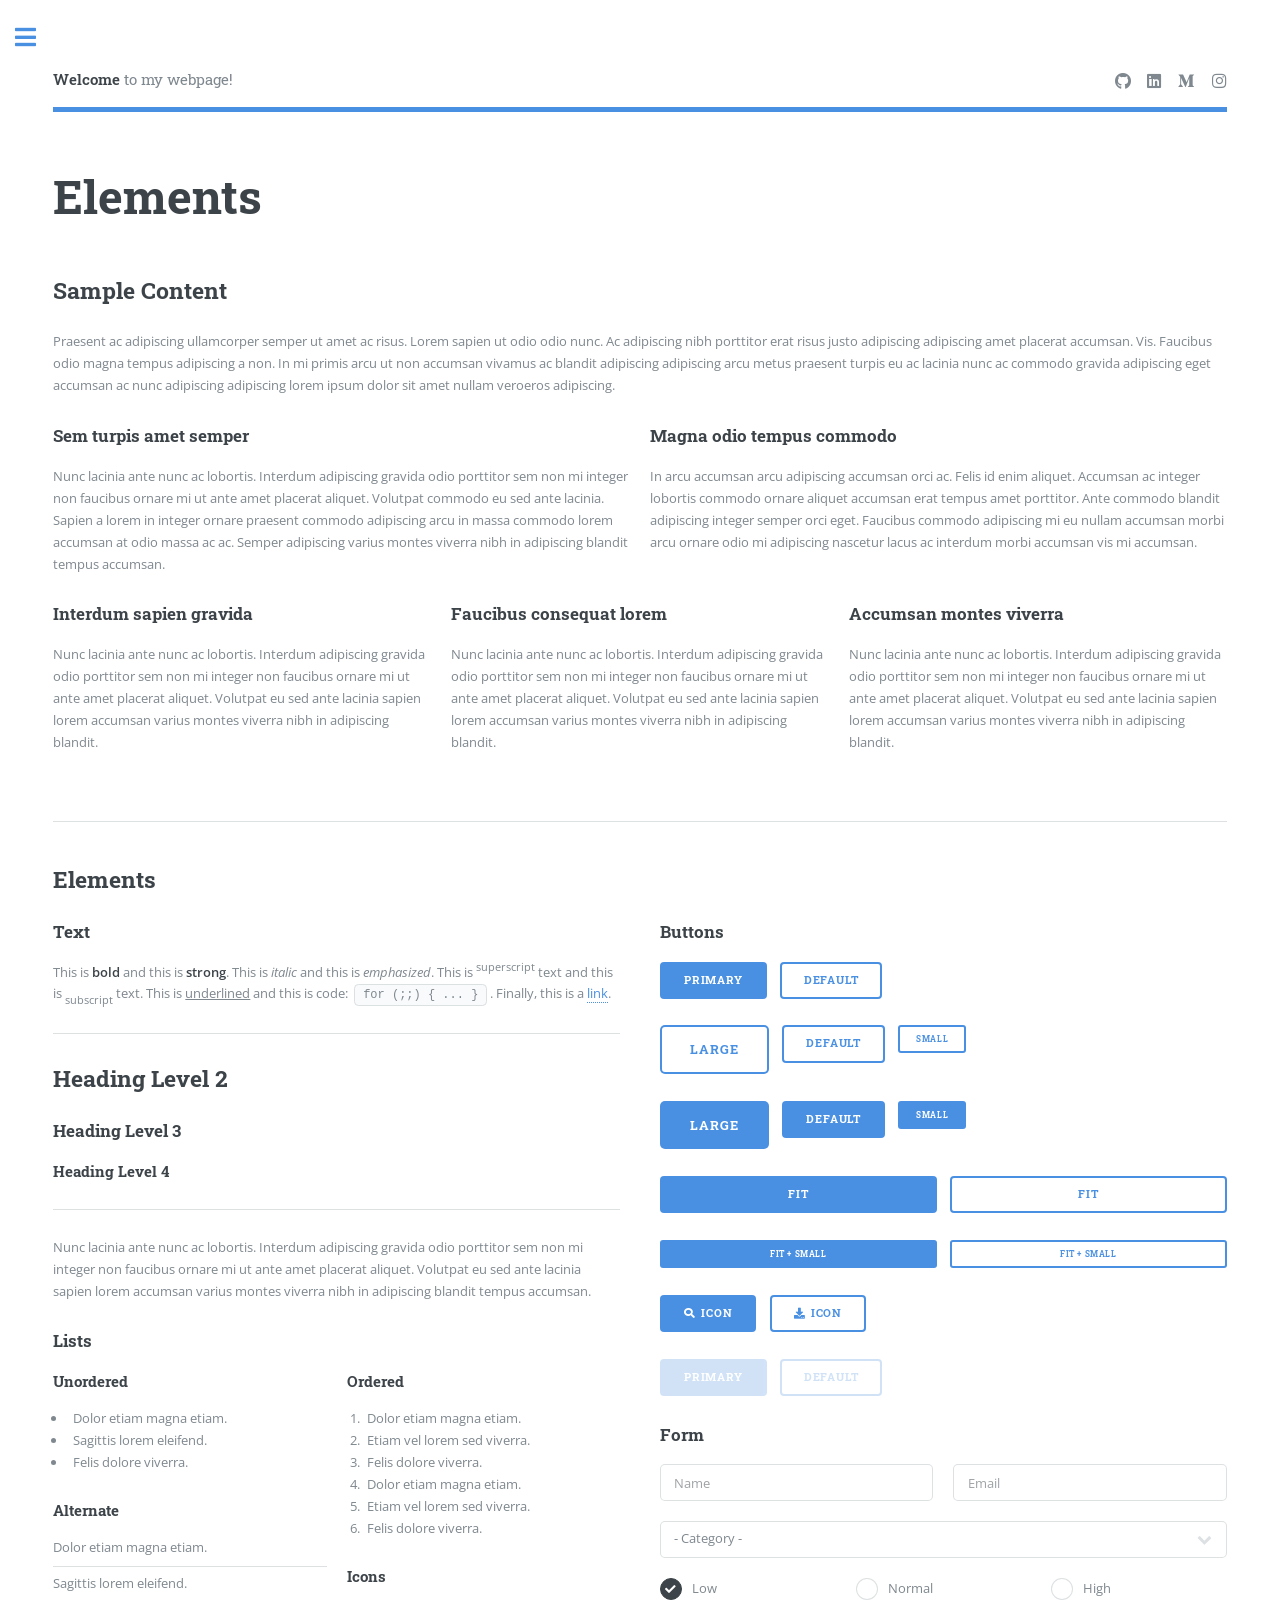
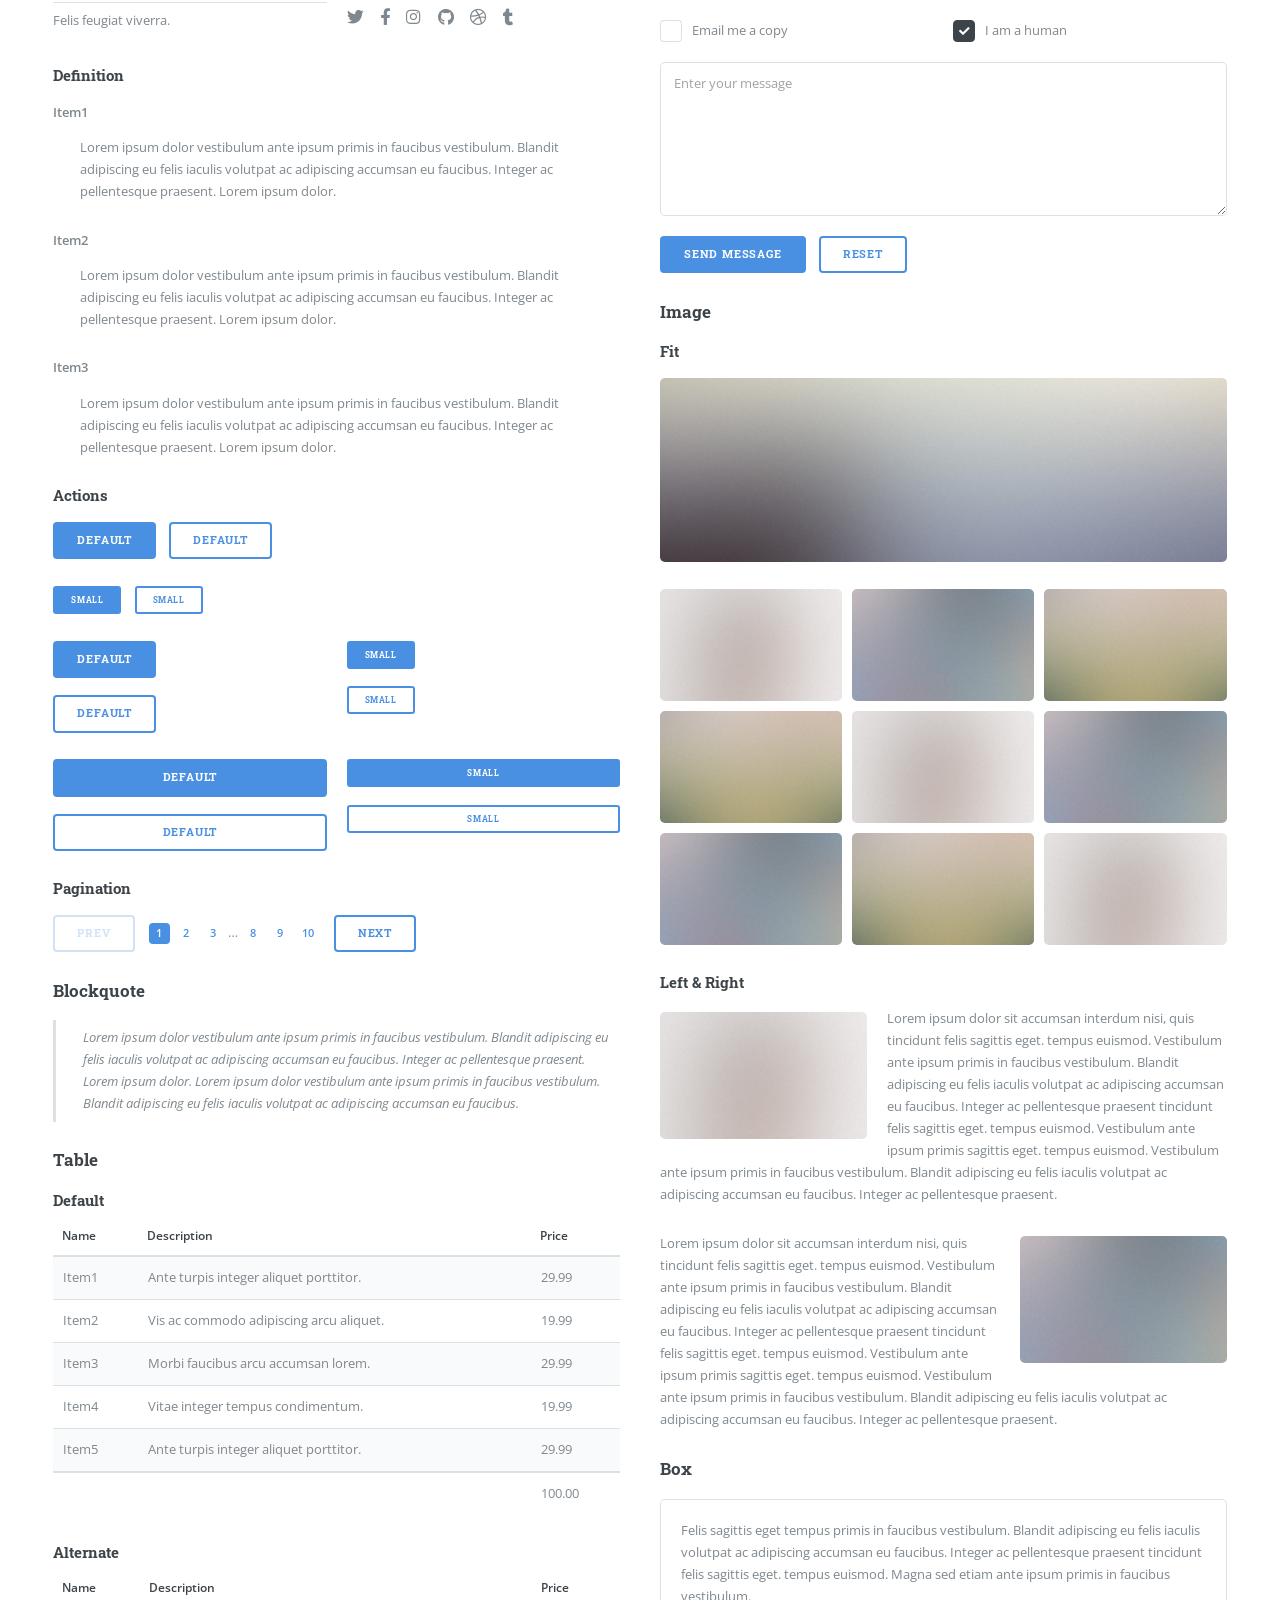
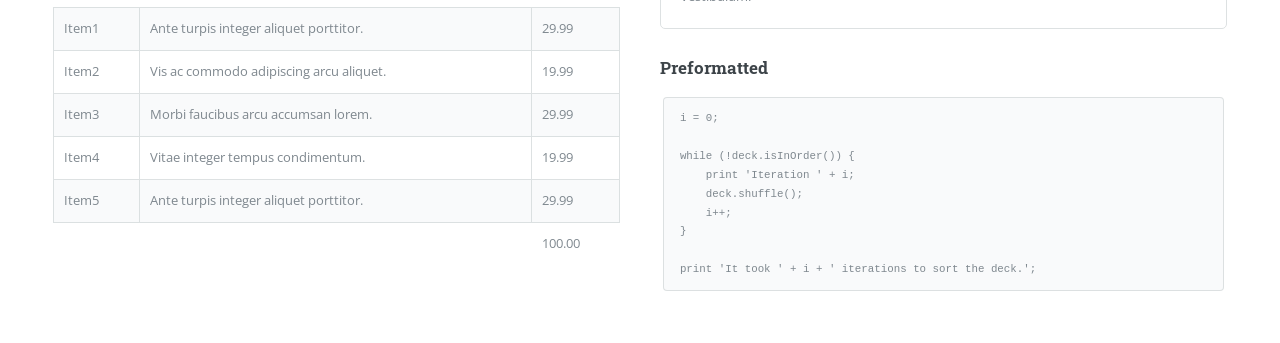
<file: _elements.html>
<!DOCTYPE HTML>
<!--
	Editorial by HTML5 UP
	html5up.net | @ajlkn
	Free for personal and commercial use under the CCA 3.0 license (html5up.net/license)
-->
<html>
	<head>
		<title>Professional Experience</title>
		<meta charset="utf-8" />
		<meta name="viewport" content="width=device-width, initial-scale=1, user-scalable=no" />
		<link rel="stylesheet" href="assets/css/main.css" />
	</head>
	<body class="is-preload">

		<!-- Wrapper -->
			<div id="wrapper">

				<!-- Main -->
					<div id="main">
						<div class="inner">

							<!-- Header -->
								<header id="header">
									<a href="index.html" class="logo"><strong>Welcome</strong> to my webpage!</a>
									<ul class="icons">
										<li><a href="https://github.com/bardhitoo" class="icon brands fa-github"><span class="label">GitHub</span></a></li>
										<li><a href="https://www.linkedin.com/in/bardhrushiti/" class="icon brands fa-linkedin"><span class="label">LinkedIn</span></a></li>
										<li><a href="https://bardhrushiti.medium.com/" class="icon brands fa-medium-m"><span class="label">Medium</span></a></li>
										<li><a href="https://instagram.com/bardhrushiti/" class="icon brands fa-instagram"><span class="label">Instagram</span></a></li>
									</ul>
								</header>

							<!-- Content -->
								<section>
									<header class="main">
										<h1>Elements</h1>
									</header>

									<!-- Content -->
										<h2 id="content">Sample Content</h2>
										<p>Praesent ac adipiscing ullamcorper semper ut amet ac risus. Lorem sapien ut odio odio nunc. Ac adipiscing nibh porttitor erat risus justo adipiscing adipiscing amet placerat accumsan. Vis. Faucibus odio magna tempus adipiscing a non. In mi primis arcu ut non accumsan vivamus ac blandit adipiscing adipiscing arcu metus praesent turpis eu ac lacinia nunc ac commodo gravida adipiscing eget accumsan ac nunc adipiscing adipiscing lorem ipsum dolor sit amet nullam veroeros adipiscing.</p>
										<div class="row">
											<div class="col-6 col-12-small">
												<h3>Sem turpis amet semper</h3>
												<p>Nunc lacinia ante nunc ac lobortis. Interdum adipiscing gravida odio porttitor sem non mi integer non faucibus ornare mi ut ante amet placerat aliquet. Volutpat commodo eu sed ante lacinia. Sapien a lorem in integer ornare praesent commodo adipiscing arcu in massa commodo lorem accumsan at odio massa ac ac. Semper adipiscing varius montes viverra nibh in adipiscing blandit tempus accumsan.</p>
											</div>
											<div class="col-6 col-12-small">
												<h3>Magna odio tempus commodo</h3>
												<p>In arcu accumsan arcu adipiscing accumsan orci ac. Felis id enim aliquet. Accumsan ac integer lobortis commodo ornare aliquet accumsan erat tempus amet porttitor. Ante commodo blandit adipiscing integer semper orci eget. Faucibus commodo adipiscing mi eu nullam accumsan morbi arcu ornare odio mi adipiscing nascetur lacus ac interdum morbi accumsan vis mi accumsan.</p>
											</div>
											<!-- Break -->
											<div class="col-4 col-12-medium">
												<h3>Interdum sapien gravida</h3>
												<p>Nunc lacinia ante nunc ac lobortis. Interdum adipiscing gravida odio porttitor sem non mi integer non faucibus ornare mi ut ante amet placerat aliquet. Volutpat eu sed ante lacinia sapien lorem accumsan varius montes viverra nibh in adipiscing blandit.</p>
											</div>
											<div class="col-4 col-12-medium">
												<h3>Faucibus consequat lorem</h3>
												<p>Nunc lacinia ante nunc ac lobortis. Interdum adipiscing gravida odio porttitor sem non mi integer non faucibus ornare mi ut ante amet placerat aliquet. Volutpat eu sed ante lacinia sapien lorem accumsan varius montes viverra nibh in adipiscing blandit.</p>
											</div>
											<div class="col-4 col-12-medium">
												<h3>Accumsan montes viverra</h3>
												<p>Nunc lacinia ante nunc ac lobortis. Interdum adipiscing gravida odio porttitor sem non mi integer non faucibus ornare mi ut ante amet placerat aliquet. Volutpat eu sed ante lacinia sapien lorem accumsan varius montes viverra nibh in adipiscing blandit.</p>
											</div>
										</div>

									<hr class="major" />

									<!-- Elements -->
										<h2 id="elements">Elements</h2>
										<div class="row gtr-200">
											<div class="col-6 col-12-medium">

												<!-- Text stuff -->
													<h3>Text</h3>
													<p>This is <b>bold</b> and this is <strong>strong</strong>. This is <i>italic</i> and this is <em>emphasized</em>.
													This is <sup>superscript</sup> text and this is <sub>subscript</sub> text.
													This is <u>underlined</u> and this is code: <code>for (;;) { ... }</code>.
													Finally, this is a <a href="#">link</a>.</p>
													<hr />
													<h2>Heading Level 2</h2>
													<h3>Heading Level 3</h3>
													<h4>Heading Level 4</h4>
													<hr />
													<p>Nunc lacinia ante nunc ac lobortis. Interdum adipiscing gravida odio porttitor sem non mi integer non faucibus ornare mi ut ante amet placerat aliquet. Volutpat eu sed ante lacinia sapien lorem accumsan varius montes viverra nibh in adipiscing blandit tempus accumsan.</p>

												<!-- Lists -->
													<h3>Lists</h3>
													<div class="row">
														<div class="col-6 col-12-small">

															<h4>Unordered</h4>
															<ul>
																<li>Dolor etiam magna etiam.</li>
																<li>Sagittis lorem eleifend.</li>
																<li>Felis dolore viverra.</li>
															</ul>

															<h4>Alternate</h4>
															<ul class="alt">
																<li>Dolor etiam magna etiam.</li>
																<li>Sagittis lorem eleifend.</li>
																<li>Felis feugiat viverra.</li>
															</ul>

														</div>
														<div class="col-6 col-12-small">

															<h4>Ordered</h4>
															<ol>
																<li>Dolor etiam magna etiam.</li>
																<li>Etiam vel lorem sed viverra.</li>
																<li>Felis dolore viverra.</li>
																<li>Dolor etiam magna etiam.</li>
																<li>Etiam vel lorem sed viverra.</li>
																<li>Felis dolore viverra.</li>
															</ol>

															<h4>Icons</h4>
															<ul class="icons">
																<li><a href="#" class="icon brands fa-twitter"><span class="label">Twitter</span></a></li>
																<li><a href="#" class="icon brands fa-facebook-f"><span class="label">Facebook</span></a></li>
																<li><a href="#" class="icon brands fa-instagram"><span class="label">Instagram</span></a></li>
																<li><a href="#" class="icon brands fa-github"><span class="label">Github</span></a></li>
																<li><a href="#" class="icon brands fa-dribbble"><span class="label">Dribbble</span></a></li>
																<li><a href="#" class="icon brands fa-tumblr"><span class="label">Tumblr</span></a></li>
															</ul>

														</div>
													</div>
													<h4>Definition</h4>
													<dl>
														<dt>Item1</dt>
														<dd>
															<p>Lorem ipsum dolor vestibulum ante ipsum primis in faucibus vestibulum. Blandit adipiscing eu felis iaculis volutpat ac adipiscing accumsan eu faucibus. Integer ac pellentesque praesent. Lorem ipsum dolor.</p>
														</dd>
														<dt>Item2</dt>
														<dd>
															<p>Lorem ipsum dolor vestibulum ante ipsum primis in faucibus vestibulum. Blandit adipiscing eu felis iaculis volutpat ac adipiscing accumsan eu faucibus. Integer ac pellentesque praesent. Lorem ipsum dolor.</p>
														</dd>
														<dt>Item3</dt>
														<dd>
															<p>Lorem ipsum dolor vestibulum ante ipsum primis in faucibus vestibulum. Blandit adipiscing eu felis iaculis volutpat ac adipiscing accumsan eu faucibus. Integer ac pellentesque praesent. Lorem ipsum dolor.</p>
														</dd>
													</dl>

													<h4>Actions</h4>
													<ul class="actions">
														<li><a href="#" class="button primary">Default</a></li>
														<li><a href="#" class="button">Default</a></li>
													</ul>
													<ul class="actions small">
														<li><a href="#" class="button primary small">Small</a></li>
														<li><a href="#" class="button small">Small</a></li>
													</ul>
													<div class="row">
														<div class="col-6 col-12-small">
															<ul class="actions stacked">
																<li><a href="#" class="button primary">Default</a></li>
																<li><a href="#" class="button">Default</a></li>
															</ul>
														</div>
														<div class="col-6 col-12-small">
															<ul class="actions stacked">
																<li><a href="#" class="button primary small">Small</a></li>
																<li><a href="#" class="button small">Small</a></li>
															</ul>
														</div>
														<div class="col-6 col-12-small">
															<ul class="actions stacked">
																<li><a href="#" class="button primary fit">Default</a></li>
																<li><a href="#" class="button fit">Default</a></li>
															</ul>
														</div>
														<div class="col-6 col-12-small">
															<ul class="actions stacked">
																<li><a href="#" class="button primary small fit">Small</a></li>
																<li><a href="#" class="button small fit">Small</a></li>
															</ul>
														</div>
													</div>

													<h4>Pagination</h4>
													<ul class="pagination">
														<li><span class="button disabled">Prev</span></li>
														<li><a href="#" class="page active">1</a></li>
														<li><a href="#" class="page">2</a></li>
														<li><a href="#" class="page">3</a></li>
														<li><span>&hellip;</span></li>
														<li><a href="#" class="page">8</a></li>
														<li><a href="#" class="page">9</a></li>
														<li><a href="#" class="page">10</a></li>
														<li><a href="#" class="button">Next</a></li>
													</ul>

												<!-- Blockquote -->
													<h3>Blockquote</h3>
													<blockquote>Lorem ipsum dolor vestibulum ante ipsum primis in faucibus vestibulum. Blandit adipiscing eu felis iaculis volutpat ac adipiscing accumsan eu faucibus. Integer ac pellentesque praesent. Lorem ipsum dolor. Lorem ipsum dolor vestibulum ante ipsum primis in faucibus vestibulum. Blandit adipiscing eu felis iaculis volutpat ac adipiscing accumsan eu faucibus.</blockquote>

												<!-- Table -->
													<h3>Table</h3>

													<h4>Default</h4>
													<div class="table-wrapper">
														<table>
															<thead>
																<tr>
																	<th>Name</th>
																	<th>Description</th>
																	<th>Price</th>
																</tr>
															</thead>
															<tbody>
																<tr>
																	<td>Item1</td>
																	<td>Ante turpis integer aliquet porttitor.</td>
																	<td>29.99</td>
																</tr>
																<tr>
																	<td>Item2</td>
																	<td>Vis ac commodo adipiscing arcu aliquet.</td>
																	<td>19.99</td>
																</tr>
																<tr>
																	<td>Item3</td>
																	<td> Morbi faucibus arcu accumsan lorem.</td>
																	<td>29.99</td>
																</tr>
																<tr>
																	<td>Item4</td>
																	<td>Vitae integer tempus condimentum.</td>
																	<td>19.99</td>
																</tr>
																<tr>
																	<td>Item5</td>
																	<td>Ante turpis integer aliquet porttitor.</td>
																	<td>29.99</td>
																</tr>
															</tbody>
															<tfoot>
																<tr>
																	<td colspan="2"></td>
																	<td>100.00</td>
																</tr>
															</tfoot>
														</table>
													</div>

													<h4>Alternate</h4>
													<div class="table-wrapper">
														<table class="alt">
															<thead>
																<tr>
																	<th>Name</th>
																	<th>Description</th>
																	<th>Price</th>
																</tr>
															</thead>
															<tbody>
																<tr>
																	<td>Item1</td>
																	<td>Ante turpis integer aliquet porttitor.</td>
																	<td>29.99</td>
																</tr>
																<tr>
																	<td>Item2</td>
																	<td>Vis ac commodo adipiscing arcu aliquet.</td>
																	<td>19.99</td>
																</tr>
																<tr>
																	<td>Item3</td>
																	<td> Morbi faucibus arcu accumsan lorem.</td>
																	<td>29.99</td>
																</tr>
																<tr>
																	<td>Item4</td>
																	<td>Vitae integer tempus condimentum.</td>
																	<td>19.99</td>
																</tr>
																<tr>
																	<td>Item5</td>
																	<td>Ante turpis integer aliquet porttitor.</td>
																	<td>29.99</td>
																</tr>
															</tbody>
															<tfoot>
																<tr>
																	<td colspan="2"></td>
																	<td>100.00</td>
																</tr>
															</tfoot>
														</table>
													</div>

											</div>
											<div class="col-6 col-12-medium">

												<!-- Buttons -->
													<h3>Buttons</h3>
													<ul class="actions">
														<li><a href="#" class="button primary">Primary</a></li>
														<li><a href="#" class="button">Default</a></li>
													</ul>
													<ul class="actions">
														<li><a href="#" class="button large">Large</a></li>
														<li><a href="#" class="button">Default</a></li>
														<li><a href="#" class="button small">Small</a></li>
													</ul>
													<ul class="actions">
														<li><a href="#" class="button primary large">Large</a></li>
														<li><a href="#" class="button primary">Default</a></li>
														<li><a href="#" class="button primary small">Small</a></li>
													</ul>
													<ul class="actions fit">
														<li><a href="#" class="button primary fit">Fit</a></li>
														<li><a href="#" class="button fit">Fit</a></li>
													</ul>
													<ul class="actions fit small">
														<li><a href="#" class="button primary fit small">Fit + Small</a></li>
														<li><a href="#" class="button fit small">Fit + Small</a></li>
													</ul>
													<ul class="actions">
														<li><a href="#" class="button primary icon solid fa-search">Icon</a></li>
														<li><a href="#" class="button icon solid fa-download">Icon</a></li>
													</ul>
													<ul class="actions">
														<li><span class="button primary disabled">Primary</span></li>
														<li><span class="button disabled">Default</span></li>
													</ul>

												<!-- Form -->
													<h3>Form</h3>

													<form method="post" action="#">
														<div class="row gtr-uniform">
															<div class="col-6 col-12-xsmall">
																<input type="text" name="demo-name" id="demo-name" value="" placeholder="Name" />
															</div>
															<div class="col-6 col-12-xsmall">
																<input type="email" name="demo-email" id="demo-email" value="" placeholder="Email" />
															</div>
															<!-- Break -->
															<div class="col-12">
																<select name="demo-category" id="demo-category">
																	<option value="">- Category -</option>
																	<option value="1">Manufacturing</option>
																	<option value="1">Shipping</option>
																	<option value="1">Administration</option>
																	<option value="1">Human Resources</option>
																</select>
															</div>
															<!-- Break -->
															<div class="col-4 col-12-small">
																<input type="radio" id="demo-priority-low" name="demo-priority" checked>
																<label for="demo-priority-low">Low</label>
															</div>
															<div class="col-4 col-12-small">
																<input type="radio" id="demo-priority-normal" name="demo-priority">
																<label for="demo-priority-normal">Normal</label>
															</div>
															<div class="col-4 col-12-small">
																<input type="radio" id="demo-priority-high" name="demo-priority">
																<label for="demo-priority-high">High</label>
															</div>
															<!-- Break -->
															<div class="col-6 col-12-small">
																<input type="checkbox" id="demo-copy" name="demo-copy">
																<label for="demo-copy">Email me a copy</label>
															</div>
															<div class="col-6 col-12-small">
																<input type="checkbox" id="demo-human" name="demo-human" checked>
																<label for="demo-human">I am a human</label>
															</div>
															<!-- Break -->
															<div class="col-12">
																<textarea name="demo-message" id="demo-message" placeholder="Enter your message" rows="6"></textarea>
															</div>
															<!-- Break -->
															<div class="col-12">
																<ul class="actions">
																	<li><input type="submit" value="Send Message" class="primary" /></li>
																	<li><input type="reset" value="Reset" /></li>
																</ul>
															</div>
														</div>
													</form>

												<!-- Image -->
													<h3>Image</h3>

													<h4>Fit</h4>
													<span class="image fit"><img src="images/pic11.jpg" alt="" /></span>
													<div class="box alt">
														<div class="row gtr-50 gtr-uniform">
															<div class="col-4"><span class="image fit"><img src="images/pic01.jpg" alt="" /></span></div>
															<div class="col-4"><span class="image fit"><img src="images/pic02.jpg" alt="" /></span></div>
															<div class="col-4"><span class="image fit"><img src="images/pic03.jpg" alt="" /></span></div>
															<!-- Break -->
															<div class="col-4"><span class="image fit"><img src="images/pic03.jpg" alt="" /></span></div>
															<div class="col-4"><span class="image fit"><img src="images/pic01.jpg" alt="" /></span></div>
															<div class="col-4"><span class="image fit"><img src="images/pic02.jpg" alt="" /></span></div>
															<!-- Break -->
															<div class="col-4"><span class="image fit"><img src="images/pic02.jpg" alt="" /></span></div>
															<div class="col-4"><span class="image fit"><img src="images/pic03.jpg" alt="" /></span></div>
															<div class="col-4"><span class="image fit"><img src="images/pic01.jpg" alt="" /></span></div>
														</div>
													</div>

													<h4>Left &amp; Right</h4>
													<p><span class="image left"><img src="images/pic01.jpg" alt="" /></span>Lorem ipsum dolor sit accumsan interdum nisi, quis tincidunt felis sagittis eget. tempus euismod. Vestibulum ante ipsum primis in faucibus vestibulum. Blandit adipiscing eu felis iaculis volutpat ac adipiscing accumsan eu faucibus. Integer ac pellentesque praesent tincidunt felis sagittis eget. tempus euismod. Vestibulum ante ipsum primis sagittis eget. tempus euismod. Vestibulum ante ipsum primis in faucibus vestibulum. Blandit adipiscing eu felis iaculis volutpat ac adipiscing accumsan eu faucibus. Integer ac pellentesque praesent.</p>
													<p><span class="image right"><img src="images/pic02.jpg" alt="" /></span>Lorem ipsum dolor sit accumsan interdum nisi, quis tincidunt felis sagittis eget. tempus euismod. Vestibulum ante ipsum primis in faucibus vestibulum. Blandit adipiscing eu felis iaculis volutpat ac adipiscing accumsan eu faucibus. Integer ac pellentesque praesent tincidunt felis sagittis eget. tempus euismod. Vestibulum ante ipsum primis sagittis eget. tempus euismod. Vestibulum ante ipsum primis in faucibus vestibulum. Blandit adipiscing eu felis iaculis volutpat ac adipiscing accumsan eu faucibus. Integer ac pellentesque praesent.</p>

												<!-- Box -->
													<h3>Box</h3>
													<div class="box">
														<p>Felis sagittis eget tempus primis in faucibus vestibulum. Blandit adipiscing eu felis iaculis volutpat ac adipiscing accumsan eu faucibus. Integer ac pellentesque praesent tincidunt felis sagittis eget. tempus euismod. Magna sed etiam ante ipsum primis in faucibus vestibulum.</p>
													</div>

												<!-- Preformatted Code -->
													<h3>Preformatted</h3>
													<pre><code>i = 0;

while (!deck.isInOrder()) {
    print 'Iteration ' + i;
    deck.shuffle();
    i++;
}

print 'It took ' + i + ' iterations to sort the deck.';
</code></pre>

											</div>
										</div>

								</section>

						</div>
					</div>

				<!-- Sidebar -->
					<div id="sidebar">
						<div class="inner">

							<!-- Search -->
								<section id="search" class="alt">
									<form method="post" action="#">
										<input type="text" name="query" id="query" placeholder="Search" />
									</form>
								</section>

							<!-- Menu -->
								<nav id="menu">
									<header class="major">
										<h2>Menu</h2>
									</header>
									<ul>
										<li><a href="index.html">Homepage</a></li>
										<li><a href="generic.html">Generic</a></li>
										<li><a href="elements.html">Elements</a></li>
										<li>
											<span class="opener">Submenu</span>
											<ul>
												<li><a href="#">Lorem Dolor</a></li>
												<li><a href="#">Ipsum Adipiscing</a></li>
												<li><a href="#">Tempus Magna</a></li>
												<li><a href="#">Feugiat Veroeros</a></li>
											</ul>
										</li>
										<li><a href="#">Etiam Dolore</a></li>
										<li><a href="#">Adipiscing</a></li>
										<li>
											<span class="opener">Another Submenu</span>
											<ul>
												<li><a href="#">Lorem Dolor</a></li>
												<li><a href="#">Ipsum Adipiscing</a></li>
												<li><a href="#">Tempus Magna</a></li>
												<li><a href="#">Feugiat Veroeros</a></li>
											</ul>
										</li>
										<li><a href="#">Maximus Erat</a></li>
										<li><a href="#">Sapien Mauris</a></li>
										<li><a href="#">Amet Lacinia</a></li>
									</ul>
								</nav>

							<!-- Section -->
								<section>
									<header class="major">
										<h2>Ante interdum</h2>
									</header>
									<div class="mini-posts">
										<article>
											<a href="#" class="image"><img src="images/pic07.jpg" alt="" /></a>
											<p>Aenean ornare velit lacus, ac varius enim lorem ullamcorper dolore aliquam.</p>
										</article>
										<article>
											<a href="#" class="image"><img src="images/pic08.jpg" alt="" /></a>
											<p>Aenean ornare velit lacus, ac varius enim lorem ullamcorper dolore aliquam.</p>
										</article>
										<article>
											<a href="#" class="image"><img src="images/pic09.jpg" alt="" /></a>
											<p>Aenean ornare velit lacus, ac varius enim lorem ullamcorper dolore aliquam.</p>
										</article>
									</div>
									<ul class="actions">
										<li><a href="#" class="button">More</a></li>
									</ul>
								</section>

							<!-- Section -->
								<section>
									<header class="major">
										<h2>Get in touch</h2>
									</header>
									<p>Sed varius enim lorem ullamcorper dolore aliquam aenean ornare velit lacus, ac varius enim lorem ullamcorper dolore. Proin sed aliquam facilisis ante interdum. Sed nulla amet lorem feugiat tempus aliquam.</p>
									<ul class="contact">
										<li class="icon solid fa-envelope"><a href="#">information@untitled.tld</a></li>
										<li class="icon solid fa-phone">(000) 000-0000</li>
										<li class="icon solid fa-home">1234 Somewhere Road #8254<br />
										Nashville, TN 00000-0000</li>
									</ul>
								</section>

							<!-- Footer -->
								<footer id="footer">
									<p class="copyright">&copy; Untitled. All rights reserved. Demo Images: <a href="https://unsplash.com">Unsplash</a>. Design: <a href="https://html5up.net">HTML5 UP</a>.</p>
								</footer>

						</div>
					</div>

			</div>

		<!-- Scripts -->
			<script src="assets/js/jquery.min.js"></script>
			<script src="assets/js/browser.min.js"></script>
			<script src="assets/js/breakpoints.min.js"></script>
			<script src="assets/js/util.js"></script>
			<script src="assets/js/main.js"></script>

	</body>
</html>
</file>
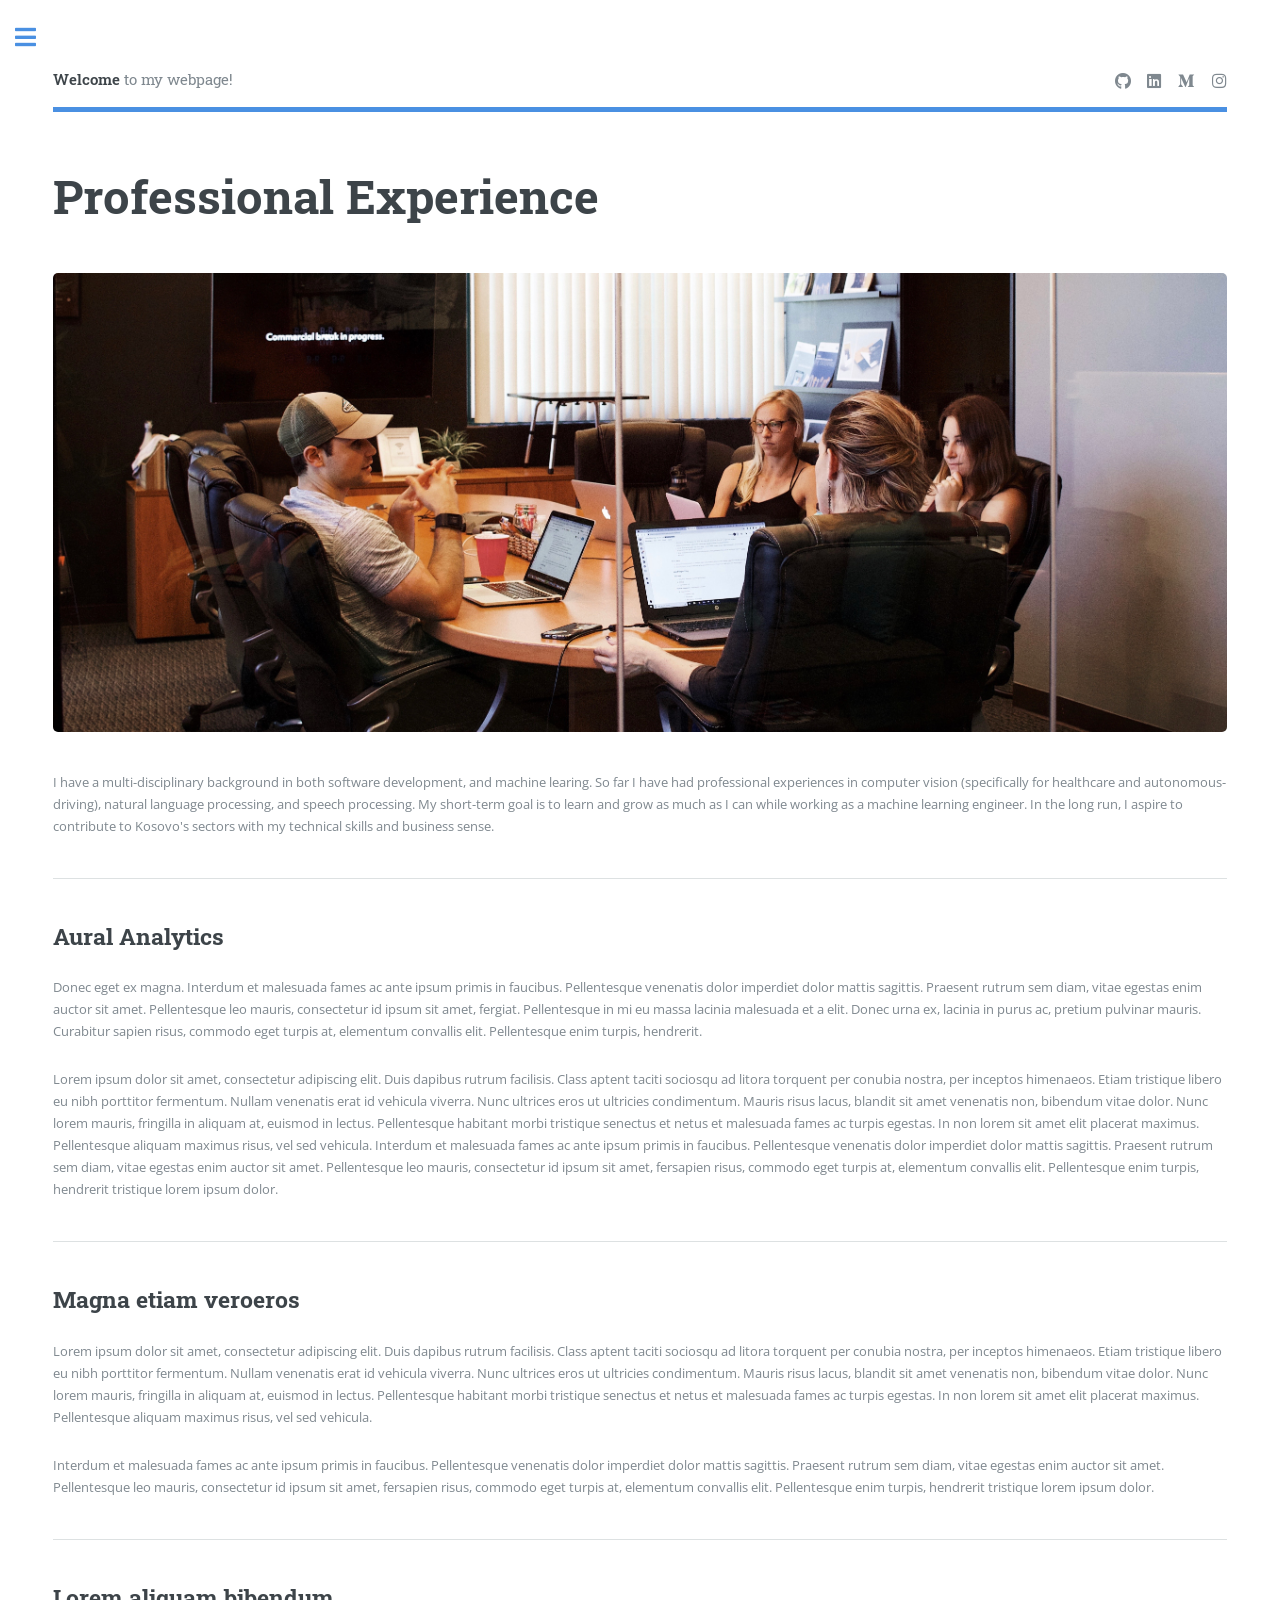
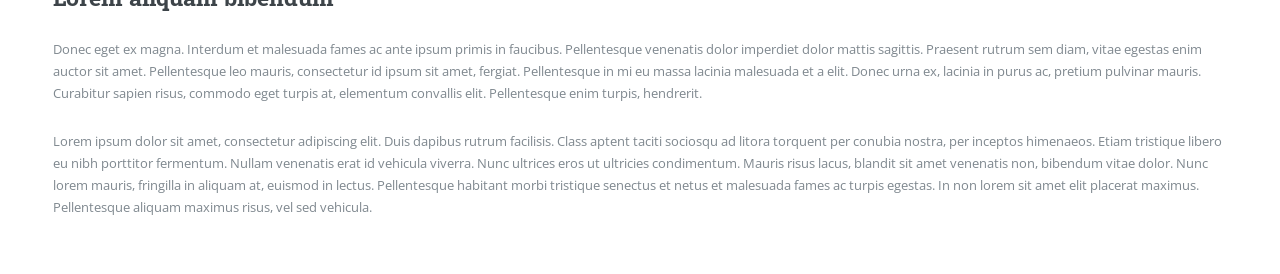
<file: _generic.html>
<!DOCTYPE HTML>
<!--
	Editorial by HTML5 UP
	html5up.net | @ajlkn
	Free for personal and commercial use under the CCA 3.0 license (html5up.net/license)
-->
<html>
	<head>
		<title>Professional Experience</title>
		<meta charset="utf-8" />
		<meta name="viewport" content="width=device-width, initial-scale=1, user-scalable=no" />
		<link rel="stylesheet" href="assets/css/main.css" />
	</head>
	<body class="is-preload">

		<!-- Wrapper -->
			<div id="wrapper">

				<!-- Main -->
					<div id="main">
						<div class="inner">

							<!-- Header -->
								<header id="header">
									<a href="index.html" class="logo"><strong>Welcome</strong> to my webpage!</a>
									<ul class="icons">
										<li><a href="https://github.com/bardhitoo" class="icon brands fa-github"><span class="label">GitHub</span></a></li>
										<li><a href="https://www.linkedin.com/in/bardhrushiti/" class="icon brands fa-linkedin"><span class="label">LinkedIn</span></a></li>
										<li><a href="https://bardhrushiti.medium.com/" class="icon brands fa-medium-m"><span class="label">Medium</span></a></li>
										<li><a href="https://instagram.com/bardhrushiti/" class="icon brands fa-instagram"><span class="label">Instagram</span></a></li>
									</ul>
								</header>

							<!-- Content -->
								<section>
									<header class="main">
										<h1>Professional Experience</h1>
									</header>

									<span class="image main"><img src="images/officeroom.jpg" alt="" /></span>

									<p>I have a multi-disciplinary background in both software development, and machine learing. So far I have had professional experiences in computer vision (specifically for healthcare and autonomous-driving), natural language processing, and speech processing. My short-term goal is to learn and grow as much as I can while working as a machine learning engineer. In the long run, I aspire to contribute to Kosovo's sectors with my technical skills and business sense.</p>
									
									<hr class="major" />

									<h2>Aural Analytics</h2>
									<p>Donec eget ex magna. Interdum et malesuada fames ac ante ipsum primis in faucibus. Pellentesque venenatis dolor imperdiet dolor mattis sagittis. Praesent rutrum sem diam, vitae egestas enim auctor sit amet. Pellentesque leo mauris, consectetur id ipsum sit amet, fergiat. Pellentesque in mi eu massa lacinia malesuada et a elit. Donec urna ex, lacinia in purus ac, pretium pulvinar mauris. Curabitur sapien risus, commodo eget turpis at, elementum convallis elit. Pellentesque enim turpis, hendrerit.</p>
									<p>Lorem ipsum dolor sit amet, consectetur adipiscing elit. Duis dapibus rutrum facilisis. Class aptent taciti sociosqu ad litora torquent per conubia nostra, per inceptos himenaeos. Etiam tristique libero eu nibh porttitor fermentum. Nullam venenatis erat id vehicula viverra. Nunc ultrices eros ut ultricies condimentum. Mauris risus lacus, blandit sit amet venenatis non, bibendum vitae dolor. Nunc lorem mauris, fringilla in aliquam at, euismod in lectus. Pellentesque habitant morbi tristique senectus et netus et malesuada fames ac turpis egestas. In non lorem sit amet elit placerat maximus. Pellentesque aliquam maximus risus, vel sed vehicula. Interdum et malesuada fames ac ante ipsum primis in faucibus. Pellentesque venenatis dolor imperdiet dolor mattis sagittis. Praesent rutrum sem diam, vitae egestas enim auctor sit amet. Pellentesque leo mauris, consectetur id ipsum sit amet, fersapien risus, commodo eget turpis at, elementum convallis elit. Pellentesque enim turpis, hendrerit tristique lorem ipsum dolor.</p>

									<hr class="major" />

									<h2>Magna etiam veroeros</h2>
									<p>Lorem ipsum dolor sit amet, consectetur adipiscing elit. Duis dapibus rutrum facilisis. Class aptent taciti sociosqu ad litora torquent per conubia nostra, per inceptos himenaeos. Etiam tristique libero eu nibh porttitor fermentum. Nullam venenatis erat id vehicula viverra. Nunc ultrices eros ut ultricies condimentum. Mauris risus lacus, blandit sit amet venenatis non, bibendum vitae dolor. Nunc lorem mauris, fringilla in aliquam at, euismod in lectus. Pellentesque habitant morbi tristique senectus et netus et malesuada fames ac turpis egestas. In non lorem sit amet elit placerat maximus. Pellentesque aliquam maximus risus, vel sed vehicula.</p>
									<p>Interdum et malesuada fames ac ante ipsum primis in faucibus. Pellentesque venenatis dolor imperdiet dolor mattis sagittis. Praesent rutrum sem diam, vitae egestas enim auctor sit amet. Pellentesque leo mauris, consectetur id ipsum sit amet, fersapien risus, commodo eget turpis at, elementum convallis elit. Pellentesque enim turpis, hendrerit tristique lorem ipsum dolor.</p>

									<hr class="major" />

									<h2>Lorem aliquam bibendum</h2>
									<p>Donec eget ex magna. Interdum et malesuada fames ac ante ipsum primis in faucibus. Pellentesque venenatis dolor imperdiet dolor mattis sagittis. Praesent rutrum sem diam, vitae egestas enim auctor sit amet. Pellentesque leo mauris, consectetur id ipsum sit amet, fergiat. Pellentesque in mi eu massa lacinia malesuada et a elit. Donec urna ex, lacinia in purus ac, pretium pulvinar mauris. Curabitur sapien risus, commodo eget turpis at, elementum convallis elit. Pellentesque enim turpis, hendrerit.</p>
									<p>Lorem ipsum dolor sit amet, consectetur adipiscing elit. Duis dapibus rutrum facilisis. Class aptent taciti sociosqu ad litora torquent per conubia nostra, per inceptos himenaeos. Etiam tristique libero eu nibh porttitor fermentum. Nullam venenatis erat id vehicula viverra. Nunc ultrices eros ut ultricies condimentum. Mauris risus lacus, blandit sit amet venenatis non, bibendum vitae dolor. Nunc lorem mauris, fringilla in aliquam at, euismod in lectus. Pellentesque habitant morbi tristique senectus et netus et malesuada fames ac turpis egestas. In non lorem sit amet elit placerat maximus. Pellentesque aliquam maximus risus, vel sed vehicula.</p>

								</section>

						</div>
					</div>

				<!-- Sidebar -->
					<div id="sidebar">
						<div class="inner">

							<!-- Search -->
								<section id="search" class="alt">
									<form method="post" action="#">
										<input type="text" name="query" id="query" placeholder="Search" />
									</form>
								</section>

							<!-- Menu -->
								<nav id="menu">
									<header class="major">
										<h2>Menu</h2>
									</header>
									<ul>
										<li><a href="index.html">Homepage</a></li>
										<li><a href="professional_experience.html">Professional Experience</a></li>
										<li><a href="elements.html">Elements</a></li>
										<li>
											<span class="opener">Submenu</span>
											<ul>
												<li><a href="#">Lorem Dolor</a></li>
												<li><a href="#">Ipsum Adipiscing</a></li>
												<li><a href="#">Tempus Magna</a></li>
												<li><a href="#">Feugiat Veroeros</a></li>
											</ul>
										</li>
										<li><a href="#">Etiam Dolore</a></li>
										<li><a href="#">Adipiscing</a></li>
										<li>
											<span class="opener">Another Submenu</span>
											<ul>
												<li><a href="#">Lorem Dolor</a></li>
												<li><a href="#">Ipsum Adipiscing</a></li>
												<li><a href="#">Tempus Magna</a></li>
												<li><a href="#">Feugiat Veroeros</a></li>
											</ul>
										</li>
										<li><a href="#">Maximus Erat</a></li>
										<li><a href="#">Sapien Mauris</a></li>
										<li><a href="#">Amet Lacinia</a></li>
									</ul>
								</nav>

							<!-- Section -->
								<section>
									<header class="major">
										<h2>Ante interdum</h2>
									</header>
									<div class="mini-posts">
										<article>
											<a href="#" class="image"><img src="images/pic07.jpg" alt="" /></a>
											<p>Aenean ornare velit lacus, ac varius enim lorem ullamcorper dolore aliquam.</p>
										</article>
										<article>
											<a href="#" class="image"><img src="images/pic08.jpg" alt="" /></a>
											<p>Aenean ornare velit lacus, ac varius enim lorem ullamcorper dolore aliquam.</p>
										</article>
										<article>
											<a href="#" class="image"><img src="images/pic09.jpg" alt="" /></a>
											<p>Aenean ornare velit lacus, ac varius enim lorem ullamcorper dolore aliquam.</p>
										</article>
									</div>
									<ul class="actions">
										<li><a href="#" class="button">More</a></li>
									</ul>
								</section>

							<!-- Section -->
								<section>
									<header class="major">
										<h2>Get in touch</h2>
									</header>
									<p>Sed varius enim lorem ullamcorper dolore aliquam aenean ornare velit lacus, ac varius enim lorem ullamcorper dolore. Proin sed aliquam facilisis ante interdum. Sed nulla amet lorem feugiat tempus aliquam.</p>
									<ul class="contact">
										<li class="icon solid fa-envelope"><a href="#">information@untitled.tld</a></li>
										<li class="icon solid fa-phone">(000) 000-0000</li>
										<li class="icon solid fa-home">1234 Somewhere Road #8254<br />
										Nashville, TN 00000-0000</li>
									</ul>
								</section>

							<!-- Footer -->
								<footer id="footer">
									<p class="copyright">&copy; Untitled. All rights reserved. Demo Images: <a href="https://unsplash.com">Unsplash</a>. Design: <a href="https://html5up.net">HTML5 UP</a>.</p>
								</footer>

						</div>
					</div>

			</div>

		<!-- Scripts -->
			<script src="assets/js/jquery.min.js"></script>
			<script src="assets/js/browser.min.js"></script>
			<script src="assets/js/breakpoints.min.js"></script>
			<script src="assets/js/util.js"></script>
			<script src="assets/js/main.js"></script>

	</body>
</html>
</file>
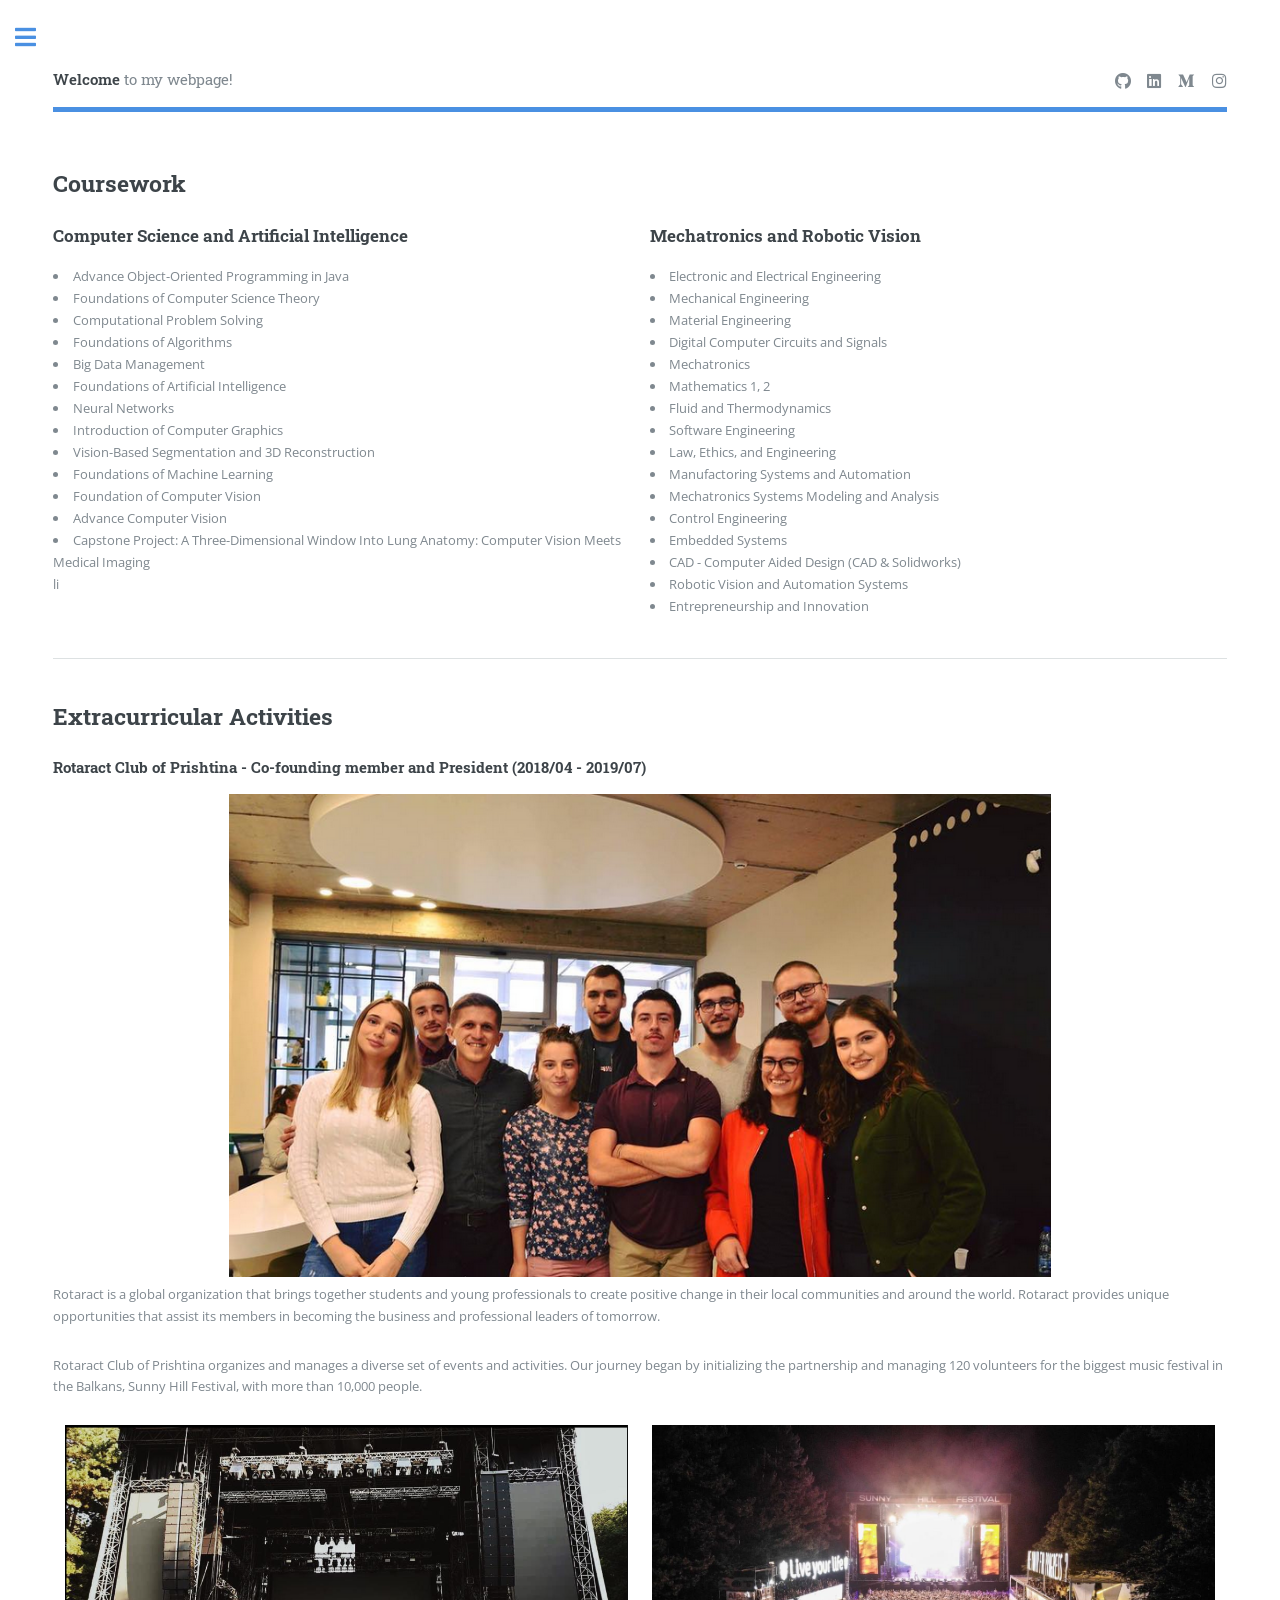
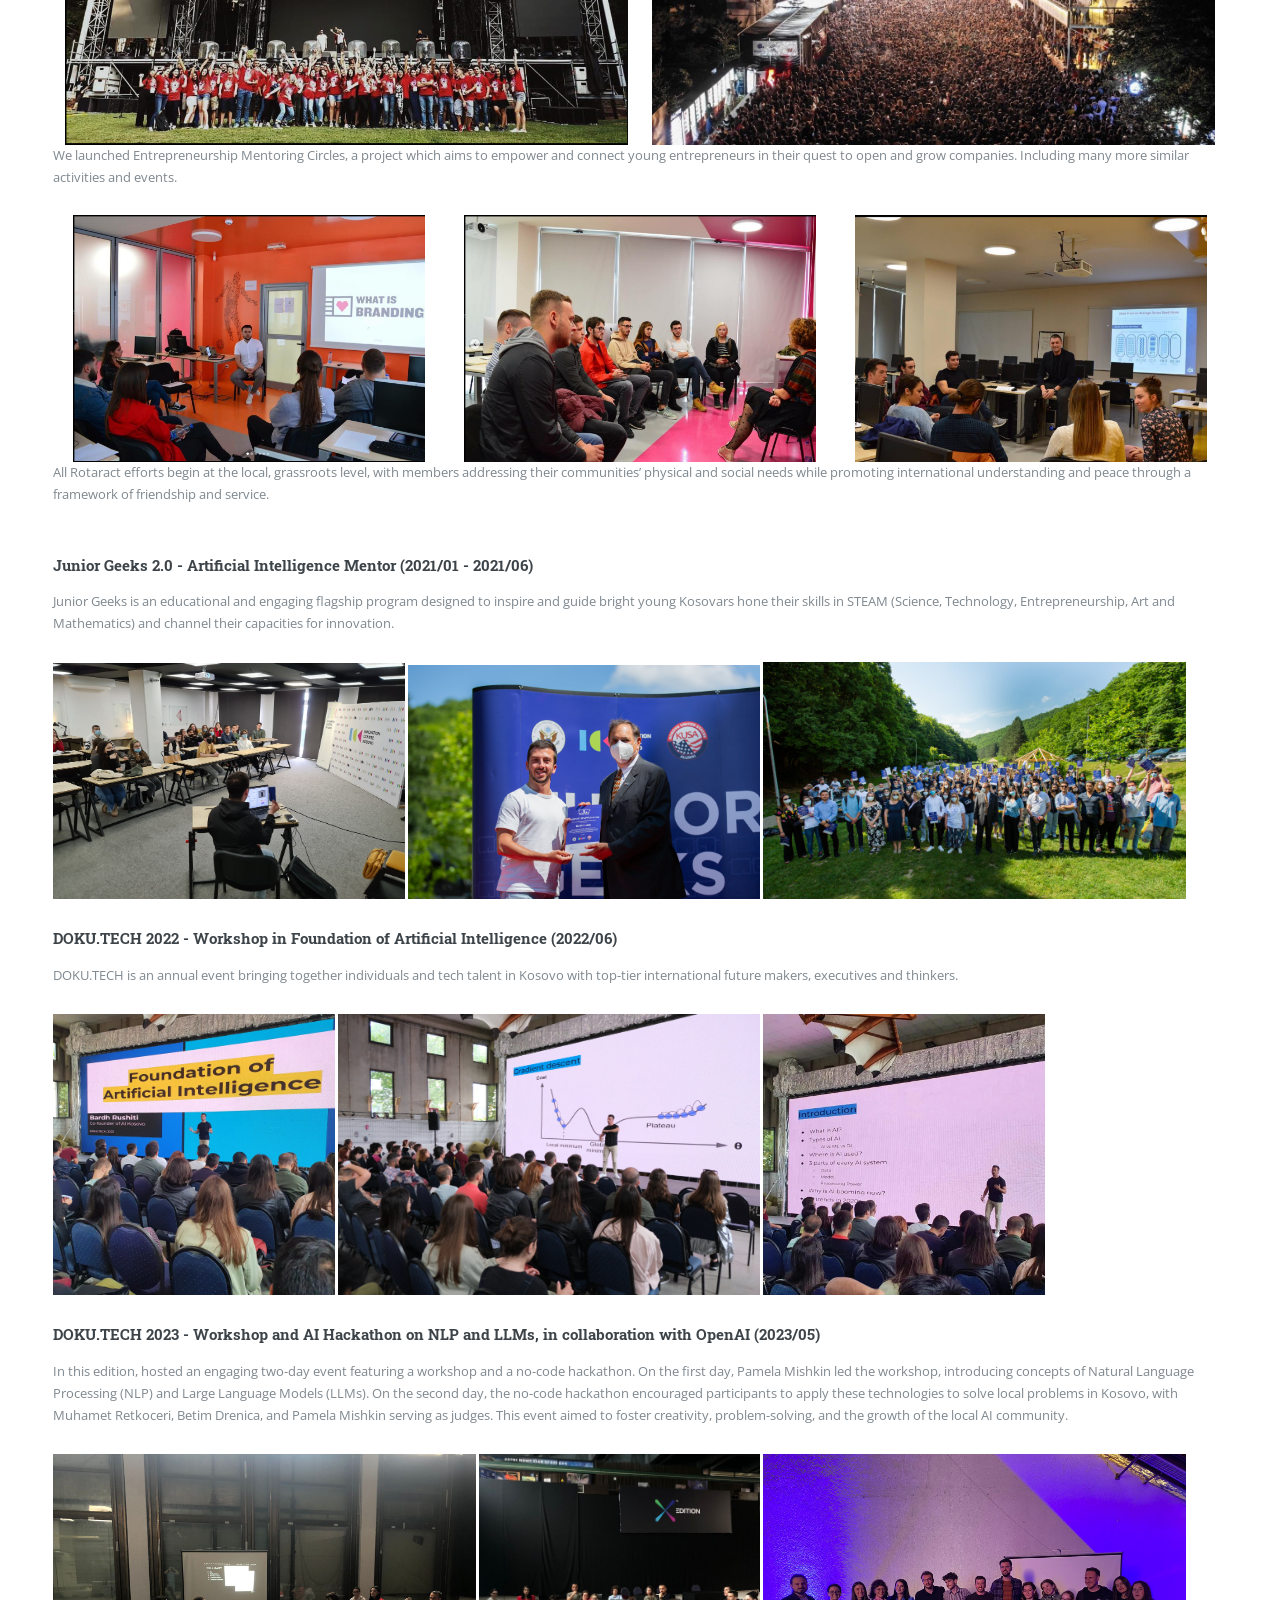
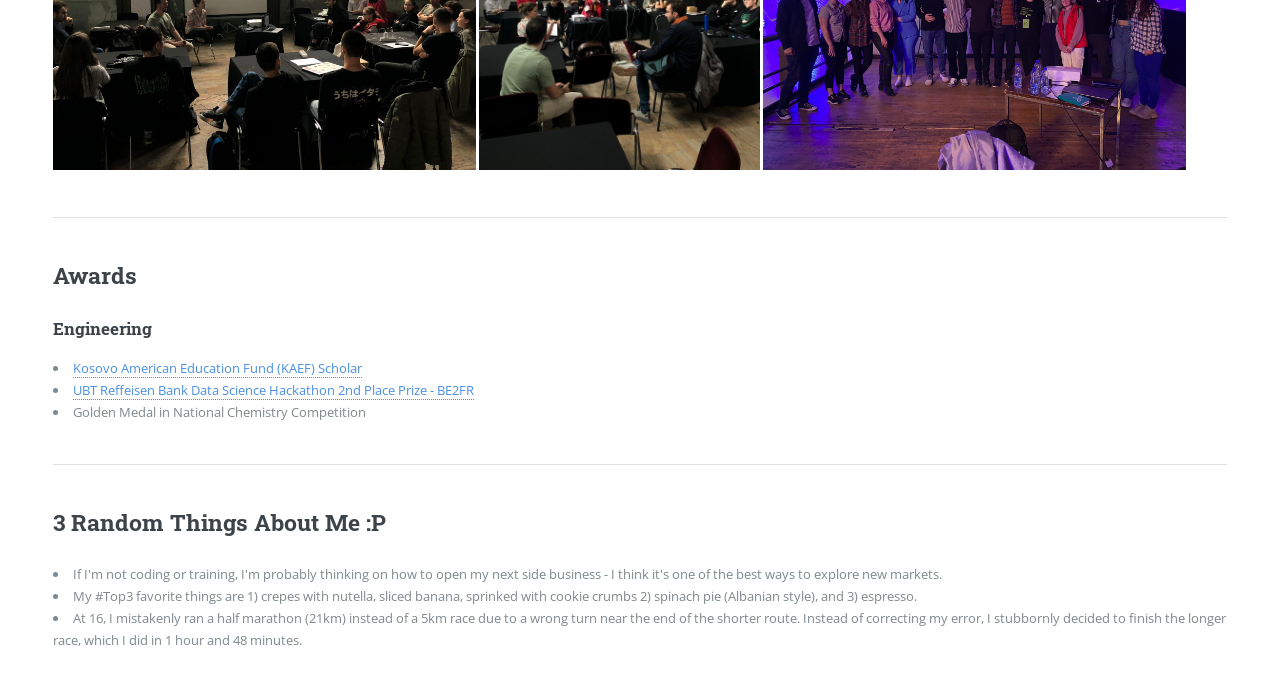
<file: additional_info.html>
<!DOCTYPE HTML>
<!--
	Editorial by HTML5 UP
	html5up.net | @ajlkn
	Free for personal and commercial use under the CCA 3.0 license (html5up.net/license)
-->
<html>
	<head>
		<title>Bardh Rushiti</title>
		<meta charset="utf-8" />
		<meta name="viewport" content="width=device-width, initial-scale=1, user-scalable=no" />
		<link rel="stylesheet" href="assets/css/main.css" />
		<head>
		    <style>
				.responsive-img-70 {
		            max-width: 70%;
		            height: auto;
		        }
		        .responsive-img-50 {
		            max-width: 48%;
		            height: auto;
		        }

		        /* CSS code for responsive images */
		        .responsive-img-36 {
		            max-width: 36%;
		            height: auto;
		        }

		        /* CSS code for responsive images */
		        .responsive-img-30 {
		            max-width: 30%;
		            height: auto;
		        }

		        /* CSS code for responsive images */
		        .responsive-img-24 {
		            max-width: 24%;
		            height: auto;
		        }

		        /* CSS code for responsive images */
		        .responsive-img-20 {
		            max-width: 20%;
		            height: auto;
		        }


		        /* CSS code for image row */
		        .img-row {
		            display: flex;
		            justify-content: space-around;
		            flex-wrap: wrap;
		        }
		    </style>
		</head>
	</head>
	<body class="is-preload">

		<!-- Wrapper -->
			<div id="wrapper">

				<!-- Main -->
					<div id="main">
						<div class="inner">

							<!-- Header -->
								<header id="header">
									<a href="index.html" class="logo"><strong>Welcome</strong> to my webpage!</a>
									<ul class="icons">
										<li><a href="https://github.com/bardhitoo" class="icon brands fa-github"><span class="label">GitHub</span></a></li>
										<li><a href="https://www.linkedin.com/in/bardhrushiti/" class="icon brands fa-linkedin"><span class="label">LinkedIn</span></a></li>
										<li><a href="https://bardhrushiti.medium.com/" class="icon brands fa-medium-m"><span class="label">Medium</span></a></li>
										<li><a href="https://instagram.com/bardhrushiti/" class="icon brands fa-instagram"><span class="label">Instagram</span></a></li>
									</ul>
								</header>

							<!-- Content -->
								<section>
									<h2>Coursework</h2>
									<div class="row">
										<div class="col-6 col-12-medium">
											<h3>Computer Science and Artificial Intelligence</h3>
											
											<li>Advance Object-Oriented Programming in Java</li>
											<li>Foundations of Computer Science Theory</li>
											<li>Computational Problem Solving</li>
											
											<li>Foundations of Algorithms</li>
											<li>Big Data Management</li>
											<li>Foundations of Artificial Intelligence</li>
											
											<li>Neural Networks</li>
											<li>Introduction of Computer Graphics</li>
											<li>Vision-Based Segmentation and 3D Reconstruction</li>
											<li>Foundations of Machine Learning</li>
											
											<li>Foundation of Computer Vision</li>
											<li>Advance Computer Vision</li>
											<li>Capstone Project: A Three-Dimensional Window Into Lung Anatomy: Computer Vision Meets Medical Imaging </li>li
										</div>
										<div class="col-6 col-12-medium">
											<h3>Mechatronics and Robotic Vision</h3>
											<li>Electronic and Electrical Engineering</li>
											<li>Mechanical Engineering</li>
											<li>Material Engineering</li>
											<li>Digital Computer Circuits and Signals</li>
											<li>Mechatronics</li>
											<li>Mathematics 1, 2</li>
											<li>Fluid and Thermodynamics</li>
											<li>Software Engineering</li>
											<li>Law, Ethics, and Engineering</li>
											<li>Manufactoring Systems and Automation</li>
											<li>Mechatronics Systems Modeling and Analysis</li>
											<li>Control Engineering</li>
											<li>Embedded Systems</li>
											<li>CAD - Computer Aided Design (CAD & Solidworks)</li>
											<li>Robotic Vision and Automation Systems</li>
											<li>Entrepreneurship and Innovation</li>
										</div>
									</div>

									<hr class="major" />
									<h2>Extracurricular Activities</h2>
										<h4>Rotaract Club of Prishtina - Co-founding member and President (2018/04 - 2019/07)</h4>
										<div align="center">
											<img src="images/Rtc_team.png" class="responsive-img-70" alt=""/>
										</div>

										<p>Rotaract is a global organization that brings together students and young professionals to create positive change in their local communities and around the world. Rotaract provides unique opportunities that assist its members in becoming the business and professional leaders of tomorrow.</p>
										<p>Rotaract Club of Prishtina organizes and manages a diverse set of events and activities. Our journey began by initializing the partnership and managing 120 volunteers for the biggest music festival in the Balkans, Sunny Hill Festival, with more than 10,000 people.</p>
										<div class="img-row">
											<img src="images/shf_volunteers.png" class="responsive-img-50" alt="" /> 
											<img src="images/Sunny-Hill.jpg"  class="responsive-img-50" alt="" />	
										</div>
										<p>We launched Entrepreneurship Mentoring Circles, a project which aims to empower and connect young entrepreneurs in their quest to open and grow companies. Including many more similar activities and events.</p>
										<div class="img-row">
											<img src="images/emc.png"  class="responsive-img-30" alt="" />
											<img src="images/emc2.png" class="responsive-img-30" alt="" /> 
											<img src="images/emc3.png" class="responsive-img-30" alt="" /> 
										</div>	
										<p>All Rotaract efforts begin at the local, grassroots level, with members addressing their communities’ physical and social needs while promoting international understanding and peace through a framework of friendship and service.
										</p>

										<br>
										<h4>Junior Geeks 2.0 - Artificial Intelligence Mentor (2021/01 - 2021/06)</h4>
										<p> Junior Geeks is an educational and engaging flagship program designed to inspire and guide bright young Kosovars hone their skills in STEAM (Science, Technology, Entrepreneurship, Art and Mathematics) and channel their capacities for innovation.</p>
										<div class="image-row">
											<img src="images/jg (5)_2.jpg" class="responsive-img-30" alt="" /> 
											<img src="images/jg (3).jpg"   class="responsive-img-30" alt="" /> 
											<img src="images/jg (4).jpg"   class="responsive-img-36" alt="" /> 
										</div>

										<br>
										<h4>DOKU.TECH 2022 - Workshop in Foundation of Artificial Intelligence (2022/06)</h4>
										<p> DOKU.TECH is an annual event bringing together individuals and tech talent in Kosovo with top-tier international future makers, executives and thinkers.</p>
										<div class="image-row">
											<img src="images/doku2.jpg" class="responsive-img-24" alt="" /> 
											<img src="images/doku1.jpg" class="responsive-img-36" alt="" /> 
											<img src="images/doku3.jpg" class="responsive-img-24" alt="" /> 
										</div>
										
										<br>
<!-- 										<h4><a href="https://www.instagram.com/lrdcatrit/?hl=en">Latin Rhythm Dance Club - Instructor & Social Dance Event Planner (2023/ 01 - 2023/ 05)</a></h4> -->

										<h4>DOKU.TECH 2023 - Workshop and AI Hackathon on NLP and LLMs, in collaboration with OpenAI (2023/05)</h4>
										<p> In this edition, hosted an engaging two-day event featuring a workshop and a no-code hackathon. On the first day, Pamela Mishkin led the workshop, introducing concepts of Natural Language Processing (NLP) and Large Language Models (LLMs). On the second day, the no-code hackathon encouraged participants to apply these technologies to solve local problems in Kosovo, with Muhamet Retkoceri, Betim Drenica, and Pamela Mishkin serving as judges. This event aimed to foster creativity, problem-solving, and the growth of the local AI community.</p>
										<div class="image-row">
											<img src="images/doku2023_1.jpg" class="responsive-img-36" alt="" /> 
											<img src="images/doku2023_2.jpg" class="responsive-img-24" alt="" /> 
											<img src="images/doku2023_4.jpg" class="responsive-img-36" alt="" /> 
										</div>
										
									<hr class="major" />
									<h2>Awards</h2>
									<div class="row">
									<div class="col-6 col-12-large">
										<h3>Engineering</h3>
										<li><a href="https://www.facebook.com/kaefonline/photos/a.10150263607456156/10157883618606156">Kosovo American Education Fund (KAEF) Scholar</a></li>
										<li><a href="https://www.ubt-uni.net/sq/shpallen-ekipet-fituese-te-gares-data-science-hackathon/?fbclid=IwAR1p92ppaE2U4VgumxiFiwzSLhgFzcQz8SEhh3Pj19RPjnoRPfwdJ-kYVlQ">UBT Reffeisen Bank Data Science Hackathon 2nd Place Prize - BE2FR</a></li>
										<li>Golden Medal in National Chemistry Competition</li>
									</div>
								</div>

									<hr class="major" />
									<h2>3 Random Things About Me :P</h2>
									<li>If I'm not coding or training, I'm probably thinking on how to open my next side business - I think it's one of the best ways to explore new markets. </li>
									<li>My #Top3 favorite things are 1) crepes with nutella, sliced banana, sprinked with cookie crumbs 2) spinach pie (Albanian style), and 3) espresso.</li>
									<li>At 16, I mistakenly ran a half marathon (21km) instead of a 5km race due to a wrong turn near the end of the shorter route. Instead of correcting my error, I stubbornly decided to finish the longer race, which I did in 1 hour and 48 minutes.</li>	</section>
						</div>
					</div>

				<!-- Sidebar -->
		     <div id="sidebar">
						<div class="inner">

							<!-- Search -->
								<section id="search" class="alt">
									<form method="post" action="#">
										<input type="text" name="query" id="query" placeholder="Search" />
									</form>
								</section>

							<!-- Menu -->
								<nav id="menu">
									<header class="major">
										<h2>Menu</h2>
									</header>
									<ul>
										<li><a href="index.html", button onclick="GoToIntroduction();">Homepage</a></li>
										<li><a href="professional_experience.html">Professional experience</a></li>
										<li><a href="additional_info.html">Additional Information</a></li>
									</nav>


									<!-- Section -->
			<!-- 						<section>
									<header class="major">
										<h2>Ante interdum</h2>
									</header>
									<div class="mini-posts">
										<article>
											<a href="#" class="image"><img src="images/pic07.jpg" alt="" /></a>
											<p>Aenean ornare velit lacus, ac varius enim lorem ullamcorper dolore aliquam.</p>
										</article>
										<article>
											<a href="#" class="image"><img src="images/pic08.jpg" alt="" /></a>
											<p>Aenean ornare velit lacus, ac varius enim lorem ullamcorper dolore aliquam.</p>
										</article>
										<article>
											<a href="#" class="image"><img src="images/pic09.jpg" alt="" /></a>
											<p>Aenean ornare velit lacus, ac varius enim lorem ullamcorper dolore aliquam.</p>
										</article>
									</div>
									<ul class="actions">
										<li><a href="#" class="button">More</a></li>
									</ul>
								</section>

							<!-- Section -->
								<section>
									<header class="major">
										<h2>Get in touch</h2>
									</header>
									<p>If you would like to discuss my projects or job opportunities, shoot me an email and I will be happy to chat.</p>
									<ul class="contact">
										<li class="icon solid fa-envelope"><a href="#">bardhrushiti@gmail.com</a></li>
										<!-- <li class="icon solid fa-phone">(000) 000-0000</li> -->
										<!-- <li class="icon solid fa-home">1234 Somewhere Road #8254<br /> -->
										<!-- Nashville, TN 00000-0000</li> -->
									</ul>
								</section>

							<!-- Footer -->
								<footer id="footer">
									<p class="copyright">&copy; Bardh Rushiti. All rights reserved. <br/>Design: <a href="https://html5up.net">HTML5 UP</a>.</p>
								</footer>

						</div>
					</div>

			</div>

		<!-- Scripts -->
			<script src="assets/js/jquery.min.js"></script>
			<script src="assets/js/browser.min.js"></script>
			<script src="assets/js/breakpoints.min.js"></script>
			<script src="assets/js/util.js"></script>
			<script src="assets/js/main.js"></script>

	</body>
</html>
</file>
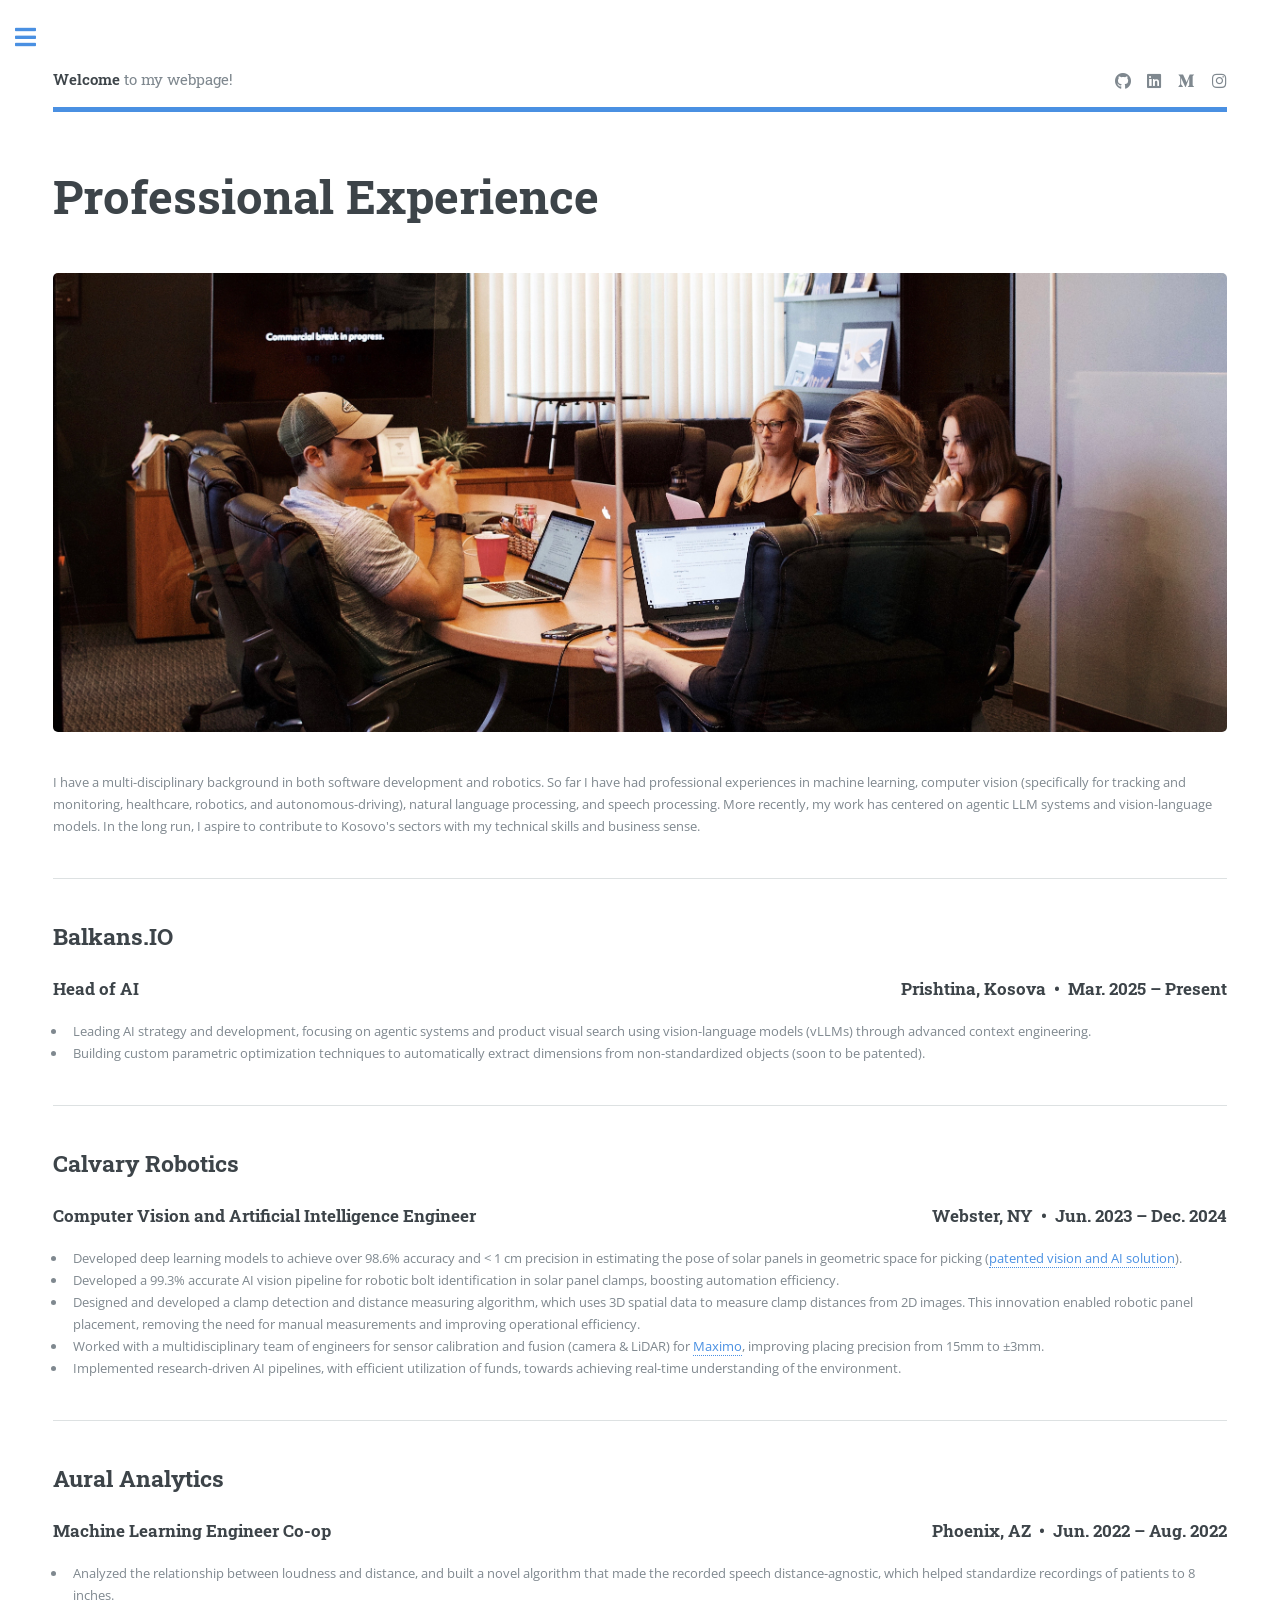
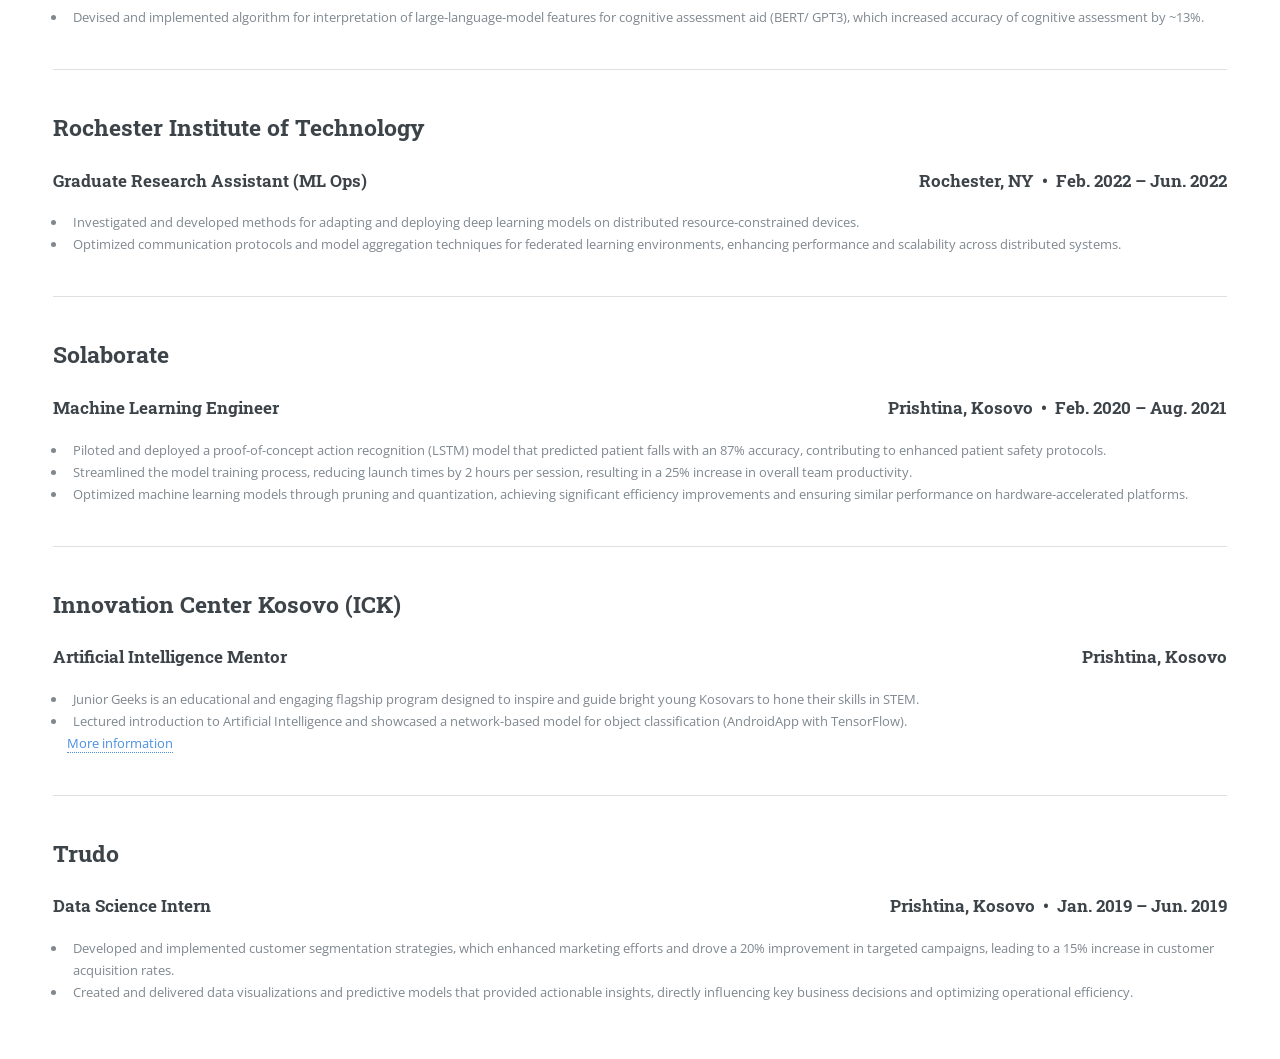
<file: professional_experience.html>
<!DOCTYPE HTML>
<!--
	Editorial by HTML5 UP
	html5up.net | @ajlkn
	Free for personal and commercial use under the CCA 3.0 license (html5up.net/license)
-->
<html>
	<head>
		<title>Bardh Rushiti</title>
		<meta charset="utf-8" />
		<meta name="viewport" content="width=device-width, initial-scale=1, user-scalable=no" />
		<link rel="stylesheet" href="assets/css/main.css" />
	</head>
	<body class="is-preload">

		<!-- Wrapper -->
			<div id="wrapper">

				<!-- Main -->
					<div id="main">
						<div class="inner">

							<!-- Header -->
								<header id="header">
									<a href="index.html" class="logo"><strong>Welcome</strong> to my webpage!</a>
									<ul class="icons">
										<li><a href="https://github.com/bardhitoo" class="icon brands fa-github"><span class="label">GitHub</span></a></li>
										<li><a href="https://www.linkedin.com/in/bardhrushiti/" class="icon brands fa-linkedin"><span class="label">LinkedIn</span></a></li>
										<li><a href="https://bardhrushiti.medium.com/" class="icon brands fa-medium-m"><span class="label">Medium</span></a></li>
										<li><a href="https://instagram.com/bardhrushiti/" class="icon brands fa-instagram"><span class="label">Instagram</span></a></li>
									</ul>
								</header>

							<!-- Content -->
								<section>
									<header class="main">
										<h1>Professional Experience</h1>
									</header>

									<span class="image main"><img src="images/officeroom.jpg" alt="" /></span>

									<p>I have a multi-disciplinary background in both software development and robotics. So far I have had professional experiences in machine learning, computer vision (specifically for tracking and monitoring, healthcare, robotics, and autonomous-driving), natural language processing, and speech processing. More recently, my work has centered on agentic LLM systems and vision-language models. In the long run, I aspire to contribute to Kosovo's sectors with my technical skills and business sense.</p>

									<hr class="major" />
									<h2>Balkans.IO</h2>
										<h3 style=float:left>Head of AI</h3>
										<h3 style=float:right>Prishtina, Kosova &nbsp;&bull;&nbsp; Mar. 2025 &ndash; Present</h3>
										<br></br>
										<ul>
											<li>Leading AI strategy and development, focusing on agentic systems and product visual search using vision-language models (vLLMs) through advanced context engineering.</li>
											<li>Building custom parametric optimization techniques to automatically extract dimensions from non-standardized objects (soon to be patented).</li>
										</ul>

									<hr class="major" />
									<h2>Calvary Robotics</h2>
										<h3 style=float:left>Computer Vision and Artificial Intelligence Engineer</h3>
										<h3 style=float:right>Webster, NY &nbsp;&bull;&nbsp; Jun. 2023 &ndash; Dec. 2024</h3>
										<br></br>
										<ul>
											<li>Developed deep learning models to achieve over 98.6% accuracy and &lt; 1 cm precision in estimating the pose of solar panels in geometric space for picking (<a href="https://patents.justia.com/inventor/bardh-rushiti">patented vision and AI solution</a>).</li>
											<li>Developed a 99.3% accurate AI vision pipeline for robotic bolt identification in solar panel clamps, boosting automation efficiency.</li>
											<li>Designed and developed a clamp detection and distance measuring algorithm, which uses 3D spatial data to measure clamp distances from 2D images. This innovation enabled robotic panel placement, removing the need for manual measurements and improving operational efficiency.</li>
											<li>Worked with a multidisciplinary team of engineers for sensor calibration and fusion (camera &amp; LiDAR) for <a href="https://www.aes.com/maximo">Maximo</a>, improving placing precision from 15mm to &plusmn;3mm.</li>
											<li>Implemented research-driven AI pipelines, with efficient utilization of funds, towards achieving real-time understanding of the environment.</li>
										</ul>


									<hr class="major" />
									<h2>Aural Analytics</h2>
										<h3 style=float:left>Machine Learning Engineer Co-op</h3>
										<h3 style=float:right>Phoenix, AZ &nbsp;&bull;&nbsp; Jun. 2022 &ndash; Aug. 2022</h3>
										<br></br>
										<ul>
											<li>Analyzed the relationship between loudness and distance, and built a novel algorithm that made the recorded speech distance-agnostic, which helped standardize recordings of patients to 8 inches.</li>
											<li>Devised and implemented algorithm for interpretation of large-language-model features for cognitive assessment aid (BERT/ GPT3), which increased accuracy of cognitive assessment by ~13%.</li>
										</ul>


									<hr class="major" />
									<h2>Rochester Institute of Technology</h2>
										<h3 style=float:left>Graduate Research Assistant (ML Ops)</h3>
										<h3 style=float:right>Rochester, NY &nbsp;&bull;&nbsp; Feb. 2022 &ndash; Jun. 2022</h3>
										<br></br>
										<ul>
											<li>Investigated and developed methods for adapting and deploying deep learning models on distributed resource-constrained devices.</li>
											<li>Optimized communication protocols and model aggregation techniques for federated learning environments, enhancing performance and scalability across distributed systems.</li>
										</ul>



									<hr class="major" />
									<h2>Solaborate</h2>
										<h3 style=float:left>Machine Learning Engineer</h3>
										<h3 style=float:right>Prishtina, Kosovo &nbsp;&bull;&nbsp; Feb. 2020 &ndash; Aug. 2021</h3>
										<br></br>
										<ul>
											<li>Piloted and deployed a proof-of-concept action recognition (LSTM) model that predicted patient falls with an 87% accuracy, contributing to enhanced patient safety protocols.</li>
											<li>Streamlined the model training process, reducing launch times by 2 hours per session, resulting in a 25% increase in overall team productivity.</li>
											<li>Optimized machine learning models through pruning and quantization, achieving significant efficiency improvements and ensuring similar performance on hardware-accelerated platforms.</li>
										</ul>



									<hr class="major" />
									<h2>Innovation Center Kosovo (ICK)</h2>
										<h3 style=float:left>Artificial Intelligence Mentor</h3>
										<h3 style=float:right>Prishtina, Kosovo</h3>
										<br></br>
										<ul>
											<li>Junior Geeks is an educational and engaging flagship program designed to inspire and guide bright young Kosovars to hone their skills in STEM.</li>
											<li>Lectured introduction to Artificial Intelligence and showcased a network-based model for object classification (AndroidApp with TensorFlow).</li>
											<a href="https://www.juniorgeeks.net/mentors">More information</a>
										</ul>
										

									<hr class="major" />
									<h2>Trudo</h2>
										<h3 style=float:left>Data Science Intern</h3>
										<h3 style=float:right>Prishtina, Kosovo &nbsp;&bull;&nbsp; Jan. 2019 &ndash; Jun. 2019</h3>
										<br></br>
										<ul>
											<li>Developed and implemented customer segmentation strategies, which enhanced marketing efforts and drove a 20% improvement in targeted campaigns, leading to a 15% increase in customer acquisition rates.</li>
											<li>Created and delivered data visualizations and predictive models that provided actionable insights, directly influencing key business decisions and optimizing operational efficiency.</li>
										</ul>

								</section>

						</div>
					</div>

				<!-- Sidebar -->
					<div id="sidebar">
						<div class="inner">

							<!-- Search -->
								<section id="search" class="alt">
									<form method="post" action="#">
										<input type="text" name="query" id="query" placeholder="Search" />
									</form>
								</section>


							<!-- Menu -->
								<nav id="menu">
									<header class="major">
										<h2>Menu</h2>
									</header>
									<ul>
										<li><a href="index.html">Homepage</a></li>
										<li><a href="professional_experience.html">Professional Experience</a></li>
										<li><a href="additional_info.html">Additional Information</a></li>

										<!-- <script type="text/javascript">
    									function GoToProjects() {
											$("html,body").animate({scrollTop: $("#projects").offset().top}, 500);}
										function GoToIntroduction() {
											$("html,body").animate({scrollTop: $("#header").offset().top}, 500);}</script>
 -->
										<!-- <li><a href="elements.html">Elements</a></li> -->
										<!-- <li>
											<span class="opener">Submenu</span>
											<ul>
												<li><a href="#">Lorem Dolor</a></li>
												<li><a href="#">Ipsum Adipiscing</a></li>
												<li><a href="#">Tempus Magna</a></li>
												<li><a href="#">Feugiat Veroeros</a></li>
											</ul>
										</li> -->
<!-- 										<li><a href="#">Etiam Dolore</a></li>
										<li><a href="#">Adipiscing</a></li>
										<li>
											<span class="opener">Another Submenu</span>
											<ul>
												<li><a href="#">Lorem Dolor</a></li>
												<li><a href="#">Ipsum Adipiscing</a></li>
												<li><a href="#">Tempus Magna</a></li>
												<li><a href="#">Feugiat Veroeros</a></li>
											</ul>
										</li>
										<li><a href="#">Maximus Erat</a></li>
										<li><a href="#">Sapien Mauris</a></li>
										<li><a href="#">Amet Lacinia</a></li> -->				
									</ul>
								</nav>

							<!-- Section -->
								<!-- <section>
									<header class="major">
										<h2>Ante interdum</h2>
									</header>
									<div class="mini-posts">
										<article>
											<a href="#" class="image"><img src="images/pic07.jpg" alt="" /></a>
											<p>Aenean ornare velit lacus, ac varius enim lorem ullamcorper dolore aliquam.</p>
										</article>
										<article>
											<a href="#" class="image"><img src="images/pic08.jpg" alt="" /></a>
											<p>Aenean ornare velit lacus, ac varius enim lorem ullamcorper dolore aliquam.</p>
										</article>
										<article>
											<a href="#" class="image"><img src="images/pic09.jpg" alt="" /></a>
											<p>Aenean ornare velit lacus, ac varius enim lorem ullamcorper dolore aliquam.</p>
										</article>
									</div>
									<ul class="actions">
										<li><a href="#" class="button">More</a></li>
									</ul>
								</section> -->

							<!-- Section -->
								<section>
									<header class="major">
										<h2>Get in touch</h2>
									</header>
									<p>If you would like to discuss my projects or job opportunities, shoot me an email and I will be happy to chat.</p>
									<ul class="contact">
										<li class="icon solid fa-envelope"><a href="#">bardhrushiti@gmail.com</a></li>
										<!-- <li class="icon solid fa-phone">(000) 000-0000</li> -->
										<!-- <li class="icon solid fa-home">1234 Somewhere Road #8254<br /> -->
										<!-- Nashville, TN 00000-0000</li> -->
									</ul>
								</section>

							<!-- Footer -->
								<footer id="footer">
									<p class="copyright">&copy; Bardh Rushiti. All rights reserved. <br/>Design: <a href="https://html5up.net">HTML5 UP</a>.</p>
								</footer>

						</div>
					</div>


			</div>

		<!-- Scripts -->
			<script src="assets/js/jquery.min.js"></script>
			<script src="assets/js/browser.min.js"></script>
			<script src="assets/js/breakpoints.min.js"></script>
			<script src="assets/js/util.js"></script>
			<script src="assets/js/main.js"></script>

	</body>
</html>
</file>
<file: assets/css/main.css>
@import url(fontawesome-all.min.css);
@import url("https://fonts.googleapis.com/css?family=Open+Sans:400,600,400italic,600italic|Roboto+Slab:400,700");
/*
	Editorial by HTML5 UP
	html5up.net | @ajlkn
	Free for personal and commercial use under the CCA 3.0 license (html5up.net/license)
*/
html, body, div, span, applet, object,
iframe, h1, h2, h3, h4, h5, h6, p, blockquote,
pre, a, abbr, acronym, address, big, cite,
code, del, dfn, em, img, ins, kbd, q, s, samp,
small, strike, strong, sub, sup, tt, var, b,
u, i, center, dl, dt, dd, ol, ul, li, fieldset,
form, label, legend, table, caption, tbody,
tfoot, thead, tr, th, td, article, aside,
canvas, details, embed, figure, figcaption,
footer, header, hgroup, menu, nav, output, ruby,
section, summary, time, mark, audio, video {
  margin: 0;
  padding: 0;
  border: 0;
  font-size: 100%;
  font: inherit;
  vertical-align: baseline; }

article, aside, details, figcaption, figure,
footer, header, hgroup, menu, nav, section {
  display: block; }

body {
  line-height: 1; }

ol, ul {
  list-style: none; }

blockquote, q {
  quotes: none; }
  blockquote:before, blockquote:after, q:before, q:after {
    content: '';
    content: none; }

table {
  border-collapse: collapse;
  border-spacing: 0; }

body {
  -webkit-text-size-adjust: none; }

mark {
  background-color: transparent;
  color: inherit; }

input::-moz-focus-inner {
  border: 0;
  padding: 0; }

input, select, textarea {
  -moz-appearance: none;
  -webkit-appearance: none;
  -ms-appearance: none;
  appearance: none; }

/* Basic */
@-ms-viewport {
  width: device-width; }

body {
  -ms-overflow-style: scrollbar; }

@media screen and (max-width: 480px) {
  html, body {
    min-width: 320px; } }

html {
  box-sizing: border-box; }

*, *:before, *:after {
  box-sizing: inherit; }

body {
  background: #ffffff; }
  body.is-preload *, body.is-preload *:before, body.is-preload *:after, body.is-resizing *, body.is-resizing *:before, body.is-resizing *:after {
    -moz-animation: none !important;
    -webkit-animation: none !important;
    -ms-animation: none !important;
    animation: none !important;
    -moz-transition: none !important;
    -webkit-transition: none !important;
    -ms-transition: none !important;
    transition: none !important; }

/* Type */
body, input, select, textarea {
  color: #7f888f;
  font-family: "Open Sans", sans-serif;
  font-size: 13pt;
  font-weight: 400;
  line-height: 1.65; }
  @media screen and (max-width: 1680px) {
    body, input, select, textarea {
      font-size: 11pt; } }
  @media screen and (max-width: 1280px) {
    body, input, select, textarea {
      font-size: 10pt; } }
  @media screen and (max-width: 360px) {
    body, input, select, textarea {
      font-size: 9pt; } }

a {
  -moz-transition: color 0.2s ease-in-out, border-bottom-color 0.2s ease-in-out;
  -webkit-transition: color 0.2s ease-in-out, border-bottom-color 0.2s ease-in-out;
  -ms-transition: color 0.2s ease-in-out, border-bottom-color 0.2s ease-in-out;
  transition: color 0.2s ease-in-out, border-bottom-color 0.2s ease-in-out;
  border-bottom: dotted 1px;
  color: #4a90e2;
  text-decoration: none; }
  a:hover {
    border-bottom-color: #4a90e2;
    color: #4a90e2 !important; }
    a:hover strong {
      color: inherit; }

strong, b {
  color: #3d4449;
  font-weight: 600; }

em, i {
  font-style: italic; }

p {
  margin: 0 0 2em 0; }

h1, h2, h3, h4, h5, h6 {
  color: #3d4449;
  font-family: "Roboto Slab", serif;
  font-weight: 700;
  line-height: 1.5;
  margin: 0 0 1em 0; }
  h1 a, h2 a, h3 a, h4 a, h5 a, h6 a {
    color: inherit;
    text-decoration: none;
    border-bottom: 0; }

h1 {
  font-size: 4em;
  margin: 0 0 0.5em 0;
  line-height: 1.3; }

h2 {
  font-size: 1.75em; }

h3 {
  font-size: 1.25em; }

h4 {
  font-size: 1.1em; }

h5 {
  font-size: 0.9em; }

h6 {
  font-size: 0.7em; }

@media screen and (max-width: 1680px) {
  h1 {
    font-size: 3.5em; } }

@media screen and (max-width: 980px) {
  h1 {
    font-size: 3.25em; } }

@media screen and (max-width: 736px) {
  h1 {
    font-size: 2em;
    line-height: 1.4; }
  h2 {
    font-size: 1.5em; } }

sub {
  font-size: 0.8em;
  position: relative;
  top: 0.5em; }

sup {
  font-size: 0.8em;
  position: relative;
  top: -0.5em; }

blockquote {
  border-left: solid 3px rgba(210, 215, 217, 0.75);
  font-style: italic;
  margin: 0 0 2em 0;
  padding: 0.5em 0 0.5em 2em; }

code {
  background: rgba(230, 235, 237, 0.25);
  border-radius: 0.375em;
  border: solid 1px rgba(210, 215, 217, 0.75);
  font-family: "Courier New", monospace;
  font-size: 0.9em;
  margin: 0 0.25em;
  padding: 0.25em 0.65em; }

pre {
  -webkit-overflow-scrolling: touch;
  font-family: "Courier New", monospace;
  font-size: 0.9em;
  margin: 0 0 2em 0; }
  pre code {
    display: block;
    line-height: 1.75;
    padding: 1em 1.5em;
    overflow-x: auto; }

hr {
  border: 0;
  border-bottom: solid 1px rgba(210, 215, 217, 0.75);
  margin: 2em 0; }
  hr.major {
    margin: 3em 0; }

.align-left {
  text-align: left; }

.align-center {
  text-align: center; }

.align-right {
  text-align: right; }

/* Row */
.row {
  display: flex;
  flex-wrap: wrap;
  box-sizing: border-box;
  align-items: stretch; }
  .row > * {
    box-sizing: border-box; }
  .row.gtr-uniform > * > :last-child {
    margin-bottom: 0; }
  .row.aln-left {
    justify-content: flex-start; }
  .row.aln-center {
    justify-content: center; }
  .row.aln-right {
    justify-content: flex-end; }
  .row.aln-top {
    align-items: flex-start; }
  .row.aln-middle {
    align-items: center; }
  .row.aln-bottom {
    align-items: flex-end; }
  .row > .imp {
    order: -1; }
  .row > .col-1 {
    width: 8.33333%; }
  .row > .off-1 {
    margin-left: 8.33333%; }
  .row > .col-2 {
    width: 16.66667%; }
  .row > .off-2 {
    margin-left: 16.66667%; }
  .row > .col-3 {
    width: 25%; }
  .row > .off-3 {
    margin-left: 25%; }
  .row > .col-4 {
    width: 33.33333%; }
  .row > .off-4 {
    margin-left: 33.33333%; }
  .row > .col-5 {
    width: 41.66667%; }
  .row > .off-5 {
    margin-left: 41.66667%; }
  .row > .col-6 {
    width: 50%; }
  .row > .off-6 {
    margin-left: 50%; }
  .row > .col-7 {
    width: 58.33333%; }
  .row > .off-7 {
    margin-left: 58.33333%; }
  .row > .col-8 {
    width: 66.66667%; }
  .row > .off-8 {
    margin-left: 66.66667%; }
  .row > .col-9 {
    width: 75%; }
  .row > .off-9 {
    margin-left: 75%; }
  .row > .col-10 {
    width: 83.33333%; }
  .row > .off-10 {
    margin-left: 83.33333%; }
  .row > .col-11 {
    width: 91.66667%; }
  .row > .off-11 {
    margin-left: 91.66667%; }
  .row > .col-12 {
    width: 100%; }
  .row > .off-12 {
    margin-left: 100%; }
  .row.gtr-0 {
    margin-top: 0;
    margin-left: 0em; }
    .row.gtr-0 > * {
      padding: 0 0 0 0em; }
    .row.gtr-0.gtr-uniform {
      margin-top: 0em; }
      .row.gtr-0.gtr-uniform > * {
        padding-top: 0em; }
  .row.gtr-25 {
    margin-top: 0;
    margin-left: -0.375em; }
    .row.gtr-25 > * {
      padding: 0 0 0 0.375em; }
    .row.gtr-25.gtr-uniform {
      margin-top: -0.375em; }
      .row.gtr-25.gtr-uniform > * {
        padding-top: 0.375em; }
  .row.gtr-50 {
    margin-top: 0;
    margin-left: -0.75em; }
    .row.gtr-50 > * {
      padding: 0 0 0 0.75em; }
    .row.gtr-50.gtr-uniform {
      margin-top: -0.75em; }
      .row.gtr-50.gtr-uniform > * {
        padding-top: 0.75em; }
  .row {
    margin-top: 0;
    margin-left: -1.5em; }
    .row > * {
      padding: 0 0 0 1.5em; }
    .row.gtr-uniform {
      margin-top: -1.5em; }
      .row.gtr-uniform > * {
        padding-top: 1.5em; }
  .row.gtr-150 {
    margin-top: 0;
    margin-left: -2.25em; }
    .row.gtr-150 > * {
      padding: 0 0 0 2.25em; }
    .row.gtr-150.gtr-uniform {
      margin-top: -2.25em; }
      .row.gtr-150.gtr-uniform > * {
        padding-top: 2.25em; }
  .row.gtr-200 {
    margin-top: 0;
    margin-left: -3em; }
    .row.gtr-200 > * {
      padding: 0 0 0 3em; }
    .row.gtr-200.gtr-uniform {
      margin-top: -3em; }
      .row.gtr-200.gtr-uniform > * {
        padding-top: 3em; }
  @media screen and (max-width: 1680px) {
    .row {
      display: flex;
      flex-wrap: wrap;
      box-sizing: border-box;
      align-items: stretch; }
      .row > * {
        box-sizing: border-box; }
      .row.gtr-uniform > * > :last-child {
        margin-bottom: 0; }
      .row.aln-left {
        justify-content: flex-start; }
      .row.aln-center {
        justify-content: center; }
      .row.aln-right {
        justify-content: flex-end; }
      .row.aln-top {
        align-items: flex-start; }
      .row.aln-middle {
        align-items: center; }
      .row.aln-bottom {
        align-items: flex-end; }
      .row > .imp-xlarge {
        order: -1; }
      .row > .col-1-xlarge {
        width: 8.33333%; }
      .row > .off-1-xlarge {
        margin-left: 8.33333%; }
      .row > .col-2-xlarge {
        width: 16.66667%; }
      .row > .off-2-xlarge {
        margin-left: 16.66667%; }
      .row > .col-3-xlarge {
        width: 25%; }
      .row > .off-3-xlarge {
        margin-left: 25%; }
      .row > .col-4-xlarge {
        width: 33.33333%; }
      .row > .off-4-xlarge {
        margin-left: 33.33333%; }
      .row > .col-5-xlarge {
        width: 41.66667%; }
      .row > .off-5-xlarge {
        margin-left: 41.66667%; }
      .row > .col-6-xlarge {
        width: 50%; }
      .row > .off-6-xlarge {
        margin-left: 50%; }
      .row > .col-7-xlarge {
        width: 58.33333%; }
      .row > .off-7-xlarge {
        margin-left: 58.33333%; }
      .row > .col-8-xlarge {
        width: 66.66667%; }
      .row > .off-8-xlarge {
        margin-left: 66.66667%; }
      .row > .col-9-xlarge {
        width: 75%; }
      .row > .off-9-xlarge {
        margin-left: 75%; }
      .row > .col-10-xlarge {
        width: 83.33333%; }
      .row > .off-10-xlarge {
        margin-left: 83.33333%; }
      .row > .col-11-xlarge {
        width: 91.66667%; }
      .row > .off-11-xlarge {
        margin-left: 91.66667%; }
      .row > .col-12-xlarge {
        width: 100%; }
      .row > .off-12-xlarge {
        margin-left: 100%; }
      .row.gtr-0 {
        margin-top: 0;
        margin-left: 0em; }
        .row.gtr-0 > * {
          padding: 0 0 0 0em; }
        .row.gtr-0.gtr-uniform {
          margin-top: 0em; }
          .row.gtr-0.gtr-uniform > * {
            padding-top: 0em; }
      .row.gtr-25 {
        margin-top: 0;
        margin-left: -0.375em; }
        .row.gtr-25 > * {
          padding: 0 0 0 0.375em; }
        .row.gtr-25.gtr-uniform {
          margin-top: -0.375em; }
          .row.gtr-25.gtr-uniform > * {
            padding-top: 0.375em; }
      .row.gtr-50 {
        margin-top: 0;
        margin-left: -0.75em; }
        .row.gtr-50 > * {
          padding: 0 0 0 0.75em; }
        .row.gtr-50.gtr-uniform {
          margin-top: -0.75em; }
          .row.gtr-50.gtr-uniform > * {
            padding-top: 0.75em; }
      .row {
        margin-top: 0;
        margin-left: -1.5em; }
        .row > * {
          padding: 0 0 0 1.5em; }
        .row.gtr-uniform {
          margin-top: -1.5em; }
          .row.gtr-uniform > * {
            padding-top: 1.5em; }
      .row.gtr-150 {
        margin-top: 0;
        margin-left: -2.25em; }
        .row.gtr-150 > * {
          padding: 0 0 0 2.25em; }
        .row.gtr-150.gtr-uniform {
          margin-top: -2.25em; }
          .row.gtr-150.gtr-uniform > * {
            padding-top: 2.25em; }
      .row.gtr-200 {
        margin-top: 0;
        margin-left: -3em; }
        .row.gtr-200 > * {
          padding: 0 0 0 3em; }
        .row.gtr-200.gtr-uniform {
          margin-top: -3em; }
          .row.gtr-200.gtr-uniform > * {
            padding-top: 3em; } }
  @media screen and (max-width: 1280px) {
    .row {
      display: flex;
      flex-wrap: wrap;
      box-sizing: border-box;
      align-items: stretch; }
      .row > * {
        box-sizing: border-box; }
      .row.gtr-uniform > * > :last-child {
        margin-bottom: 0; }
      .row.aln-left {
        justify-content: flex-start; }
      .row.aln-center {
        justify-content: center; }
      .row.aln-right {
        justify-content: flex-end; }
      .row.aln-top {
        align-items: flex-start; }
      .row.aln-middle {
        align-items: center; }
      .row.aln-bottom {
        align-items: flex-end; }
      .row > .imp-large {
        order: -1; }
      .row > .col-1-large {
        width: 8.33333%; }
      .row > .off-1-large {
        margin-left: 8.33333%; }
      .row > .col-2-large {
        width: 16.66667%; }
      .row > .off-2-large {
        margin-left: 16.66667%; }
      .row > .col-3-large {
        width: 25%; }
      .row > .off-3-large {
        margin-left: 25%; }
      .row > .col-4-large {
        width: 33.33333%; }
      .row > .off-4-large {
        margin-left: 33.33333%; }
      .row > .col-5-large {
        width: 41.66667%; }
      .row > .off-5-large {
        margin-left: 41.66667%; }
      .row > .col-6-large {
        width: 50%; }
      .row > .off-6-large {
        margin-left: 50%; }
      .row > .col-7-large {
        width: 58.33333%; }
      .row > .off-7-large {
        margin-left: 58.33333%; }
      .row > .col-8-large {
        width: 66.66667%; }
      .row > .off-8-large {
        margin-left: 66.66667%; }
      .row > .col-9-large {
        width: 75%; }
      .row > .off-9-large {
        margin-left: 75%; }
      .row > .col-10-large {
        width: 83.33333%; }
      .row > .off-10-large {
        margin-left: 83.33333%; }
      .row > .col-11-large {
        width: 91.66667%; }
      .row > .off-11-large {
        margin-left: 91.66667%; }
      .row > .col-12-large {
        width: 100%; }
      .row > .off-12-large {
        margin-left: 100%; }
      .row.gtr-0 {
        margin-top: 0;
        margin-left: 0em; }
        .row.gtr-0 > * {
          padding: 0 0 0 0em; }
        .row.gtr-0.gtr-uniform {
          margin-top: 0em; }
          .row.gtr-0.gtr-uniform > * {
            padding-top: 0em; }
      .row.gtr-25 {
        margin-top: 0;
        margin-left: -0.375em; }
        .row.gtr-25 > * {
          padding: 0 0 0 0.375em; }
        .row.gtr-25.gtr-uniform {
          margin-top: -0.375em; }
          .row.gtr-25.gtr-uniform > * {
            padding-top: 0.375em; }
      .row.gtr-50 {
        margin-top: 0;
        margin-left: -0.75em; }
        .row.gtr-50 > * {
          padding: 0 0 0 0.75em; }
        .row.gtr-50.gtr-uniform {
          margin-top: -0.75em; }
          .row.gtr-50.gtr-uniform > * {
            padding-top: 0.75em; }
      .row {
        margin-top: 0;
        margin-left: -1.5em; }
        .row > * {
          padding: 0 0 0 1.5em; }
        .row.gtr-uniform {
          margin-top: -1.5em; }
          .row.gtr-uniform > * {
            padding-top: 1.5em; }
      .row.gtr-150 {
        margin-top: 0;
        margin-left: -2.25em; }
        .row.gtr-150 > * {
          padding: 0 0 0 2.25em; }
        .row.gtr-150.gtr-uniform {
          margin-top: -2.25em; }
          .row.gtr-150.gtr-uniform > * {
            padding-top: 2.25em; }
      .row.gtr-200 {
        margin-top: 0;
        margin-left: -3em; }
        .row.gtr-200 > * {
          padding: 0 0 0 3em; }
        .row.gtr-200.gtr-uniform {
          margin-top: -3em; }
          .row.gtr-200.gtr-uniform > * {
            padding-top: 3em; } }
  @media screen and (max-width: 980px) {
    .row {
      display: flex;
      flex-wrap: wrap;
      box-sizing: border-box;
      align-items: stretch; }
      .row > * {
        box-sizing: border-box; }
      .row.gtr-uniform > * > :last-child {
        margin-bottom: 0; }
      .row.aln-left {
        justify-content: flex-start; }
      .row.aln-center {
        justify-content: center; }
      .row.aln-right {
        justify-content: flex-end; }
      .row.aln-top {
        align-items: flex-start; }
      .row.aln-middle {
        align-items: center; }
      .row.aln-bottom {
        align-items: flex-end; }
      .row > .imp-medium {
        order: -1; }
      .row > .col-1-medium {
        width: 8.33333%; }
      .row > .off-1-medium {
        margin-left: 8.33333%; }
      .row > .col-2-medium {
        width: 16.66667%; }
      .row > .off-2-medium {
        margin-left: 16.66667%; }
      .row > .col-3-medium {
        width: 25%; }
      .row > .off-3-medium {
        margin-left: 25%; }
      .row > .col-4-medium {
        width: 33.33333%; }
      .row > .off-4-medium {
        margin-left: 33.33333%; }
      .row > .col-5-medium {
        width: 41.66667%; }
      .row > .off-5-medium {
        margin-left: 41.66667%; }
      .row > .col-6-medium {
        width: 50%; }
      .row > .off-6-medium {
        margin-left: 50%; }
      .row > .col-7-medium {
        width: 58.33333%; }
      .row > .off-7-medium {
        margin-left: 58.33333%; }
      .row > .col-8-medium {
        width: 66.66667%; }
      .row > .off-8-medium {
        margin-left: 66.66667%; }
      .row > .col-9-medium {
        width: 75%; }
      .row > .off-9-medium {
        margin-left: 75%; }
      .row > .col-10-medium {
        width: 83.33333%; }
      .row > .off-10-medium {
        margin-left: 83.33333%; }
      .row > .col-11-medium {
        width: 91.66667%; }
      .row > .off-11-medium {
        margin-left: 91.66667%; }
      .row > .col-12-medium {
        width: 100%; }
      .row > .off-12-medium {
        margin-left: 100%; }
      .row.gtr-0 {
        margin-top: 0;
        margin-left: 0em; }
        .row.gtr-0 > * {
          padding: 0 0 0 0em; }
        .row.gtr-0.gtr-uniform {
          margin-top: 0em; }
          .row.gtr-0.gtr-uniform > * {
            padding-top: 0em; }
      .row.gtr-25 {
        margin-top: 0;
        margin-left: -0.375em; }
        .row.gtr-25 > * {
          padding: 0 0 0 0.375em; }
        .row.gtr-25.gtr-uniform {
          margin-top: -0.375em; }
          .row.gtr-25.gtr-uniform > * {
            padding-top: 0.375em; }
      .row.gtr-50 {
        margin-top: 0;
        margin-left: -0.75em; }
        .row.gtr-50 > * {
          padding: 0 0 0 0.75em; }
        .row.gtr-50.gtr-uniform {
          margin-top: -0.75em; }
          .row.gtr-50.gtr-uniform > * {
            padding-top: 0.75em; }
      .row {
        margin-top: 0;
        margin-left: -1.5em; }
        .row > * {
          padding: 0 0 0 1.5em; }
        .row.gtr-uniform {
          margin-top: -1.5em; }
          .row.gtr-uniform > * {
            padding-top: 1.5em; }
      .row.gtr-150 {
        margin-top: 0;
        margin-left: -2.25em; }
        .row.gtr-150 > * {
          padding: 0 0 0 2.25em; }
        .row.gtr-150.gtr-uniform {
          margin-top: -2.25em; }
          .row.gtr-150.gtr-uniform > * {
            padding-top: 2.25em; }
      .row.gtr-200 {
        margin-top: 0;
        margin-left: -3em; }
        .row.gtr-200 > * {
          padding: 0 0 0 3em; }
        .row.gtr-200.gtr-uniform {
          margin-top: -3em; }
          .row.gtr-200.gtr-uniform > * {
            padding-top: 3em; } }
  @media screen and (max-width: 736px) {
    .row {
      display: flex;
      flex-wrap: wrap;
      box-sizing: border-box;
      align-items: stretch; }
      .row > * {
        box-sizing: border-box; }
      .row.gtr-uniform > * > :last-child {
        margin-bottom: 0; }
      .row.aln-left {
        justify-content: flex-start; }
      .row.aln-center {
        justify-content: center; }
      .row.aln-right {
        justify-content: flex-end; }
      .row.aln-top {
        align-items: flex-start; }
      .row.aln-middle {
        align-items: center; }
      .row.aln-bottom {
        align-items: flex-end; }
      .row > .imp-small {
        order: -1; }
      .row > .col-1-small {
        width: 8.33333%; }
      .row > .off-1-small {
        margin-left: 8.33333%; }
      .row > .col-2-small {
        width: 16.66667%; }
      .row > .off-2-small {
        margin-left: 16.66667%; }
      .row > .col-3-small {
        width: 25%; }
      .row > .off-3-small {
        margin-left: 25%; }
      .row > .col-4-small {
        width: 33.33333%; }
      .row > .off-4-small {
        margin-left: 33.33333%; }
      .row > .col-5-small {
        width: 41.66667%; }
      .row > .off-5-small {
        margin-left: 41.66667%; }
      .row > .col-6-small {
        width: 50%; }
      .row > .off-6-small {
        margin-left: 50%; }
      .row > .col-7-small {
        width: 58.33333%; }
      .row > .off-7-small {
        margin-left: 58.33333%; }
      .row > .col-8-small {
        width: 66.66667%; }
      .row > .off-8-small {
        margin-left: 66.66667%; }
      .row > .col-9-small {
        width: 75%; }
      .row > .off-9-small {
        margin-left: 75%; }
      .row > .col-10-small {
        width: 83.33333%; }
      .row > .off-10-small {
        margin-left: 83.33333%; }
      .row > .col-11-small {
        width: 91.66667%; }
      .row > .off-11-small {
        margin-left: 91.66667%; }
      .row > .col-12-small {
        width: 100%; }
      .row > .off-12-small {
        margin-left: 100%; }
      .row.gtr-0 {
        margin-top: 0;
        margin-left: 0em; }
        .row.gtr-0 > * {
          padding: 0 0 0 0em; }
        .row.gtr-0.gtr-uniform {
          margin-top: 0em; }
          .row.gtr-0.gtr-uniform > * {
            padding-top: 0em; }
      .row.gtr-25 {
        margin-top: 0;
        margin-left: -0.375em; }
        .row.gtr-25 > * {
          padding: 0 0 0 0.375em; }
        .row.gtr-25.gtr-uniform {
          margin-top: -0.375em; }
          .row.gtr-25.gtr-uniform > * {
            padding-top: 0.375em; }
      .row.gtr-50 {
        margin-top: 0;
        margin-left: -0.75em; }
        .row.gtr-50 > * {
          padding: 0 0 0 0.75em; }
        .row.gtr-50.gtr-uniform {
          margin-top: -0.75em; }
          .row.gtr-50.gtr-uniform > * {
            padding-top: 0.75em; }
      .row {
        margin-top: 0;
        margin-left: -1.5em; }
        .row > * {
          padding: 0 0 0 1.5em; }
        .row.gtr-uniform {
          margin-top: -1.5em; }
          .row.gtr-uniform > * {
            padding-top: 1.5em; }
      .row.gtr-150 {
        margin-top: 0;
        margin-left: -2.25em; }
        .row.gtr-150 > * {
          padding: 0 0 0 2.25em; }
        .row.gtr-150.gtr-uniform {
          margin-top: -2.25em; }
          .row.gtr-150.gtr-uniform > * {
            padding-top: 2.25em; }
      .row.gtr-200 {
        margin-top: 0;
        margin-left: -3em; }
        .row.gtr-200 > * {
          padding: 0 0 0 3em; }
        .row.gtr-200.gtr-uniform {
          margin-top: -3em; }
          .row.gtr-200.gtr-uniform > * {
            padding-top: 3em; } }
  @media screen and (max-width: 480px) {
    .row {
      display: flex;
      flex-wrap: wrap;
      box-sizing: border-box;
      align-items: stretch; }
      .row > * {
        box-sizing: border-box; }
      .row.gtr-uniform > * > :last-child {
        margin-bottom: 0; }
      .row.aln-left {
        justify-content: flex-start; }
      .row.aln-center {
        justify-content: center; }
      .row.aln-right {
        justify-content: flex-end; }
      .row.aln-top {
        align-items: flex-start; }
      .row.aln-middle {
        align-items: center; }
      .row.aln-bottom {
        align-items: flex-end; }
      .row > .imp-xsmall {
        order: -1; }
      .row > .col-1-xsmall {
        width: 8.33333%; }
      .row > .off-1-xsmall {
        margin-left: 8.33333%; }
      .row > .col-2-xsmall {
        width: 16.66667%; }
      .row > .off-2-xsmall {
        margin-left: 16.66667%; }
      .row > .col-3-xsmall {
        width: 25%; }
      .row > .off-3-xsmall {
        margin-left: 25%; }
      .row > .col-4-xsmall {
        width: 33.33333%; }
      .row > .off-4-xsmall {
        margin-left: 33.33333%; }
      .row > .col-5-xsmall {
        width: 41.66667%; }
      .row > .off-5-xsmall {
        margin-left: 41.66667%; }
      .row > .col-6-xsmall {
        width: 50%; }
      .row > .off-6-xsmall {
        margin-left: 50%; }
      .row > .col-7-xsmall {
        width: 58.33333%; }
      .row > .off-7-xsmall {
        margin-left: 58.33333%; }
      .row > .col-8-xsmall {
        width: 66.66667%; }
      .row > .off-8-xsmall {
        margin-left: 66.66667%; }
      .row > .col-9-xsmall {
        width: 75%; }
      .row > .off-9-xsmall {
        margin-left: 75%; }
      .row > .col-10-xsmall {
        width: 83.33333%; }
      .row > .off-10-xsmall {
        margin-left: 83.33333%; }
      .row > .col-11-xsmall {
        width: 91.66667%; }
      .row > .off-11-xsmall {
        margin-left: 91.66667%; }
      .row > .col-12-xsmall {
        width: 100%; }
      .row > .off-12-xsmall {
        margin-left: 100%; }
      .row.gtr-0 {
        margin-top: 0;
        margin-left: 0em; }
        .row.gtr-0 > * {
          padding: 0 0 0 0em; }
        .row.gtr-0.gtr-uniform {
          margin-top: 0em; }
          .row.gtr-0.gtr-uniform > * {
            padding-top: 0em; }
      .row.gtr-25 {
        margin-top: 0;
        margin-left: -0.375em; }
        .row.gtr-25 > * {
          padding: 0 0 0 0.375em; }
        .row.gtr-25.gtr-uniform {
          margin-top: -0.375em; }
          .row.gtr-25.gtr-uniform > * {
            padding-top: 0.375em; }
      .row.gtr-50 {
        margin-top: 0;
        margin-left: -0.75em; }
        .row.gtr-50 > * {
          padding: 0 0 0 0.75em; }
        .row.gtr-50.gtr-uniform {
          margin-top: -0.75em; }
          .row.gtr-50.gtr-uniform > * {
            padding-top: 0.75em; }
      .row {
        margin-top: 0;
        margin-left: -1.5em; }
        .row > * {
          padding: 0 0 0 1.5em; }
        .row.gtr-uniform {
          margin-top: -1.5em; }
          .row.gtr-uniform > * {
            padding-top: 1.5em; }
      .row.gtr-150 {
        margin-top: 0;
        margin-left: -2.25em; }
        .row.gtr-150 > * {
          padding: 0 0 0 2.25em; }
        .row.gtr-150.gtr-uniform {
          margin-top: -2.25em; }
          .row.gtr-150.gtr-uniform > * {
            padding-top: 2.25em; }
      .row.gtr-200 {
        margin-top: 0;
        margin-left: -3em; }
        .row.gtr-200 > * {
          padding: 0 0 0 3em; }
        .row.gtr-200.gtr-uniform {
          margin-top: -3em; }
          .row.gtr-200.gtr-uniform > * {
            padding-top: 3em; } }

/* Section/Article */
section.special, article.special {
  text-align: center; }

header p {
  font-family: "Roboto Slab", serif;
  font-size: 1em;
  font-weight: 400;
  letter-spacing: 0.075em;
  margin-top: -0.5em;
  text-transform: uppercase; }

header.major > :last-child {
  border-bottom: solid 3px #4a90e2;
  display: inline-block;
  margin: 0 0 2em 0;
  padding: 0 0.75em 0.5em 0; }

header.main > :last-child {
  margin: 0 0 1em 0; }

/* Form */
form {
  margin: 0 0 2em 0; }

label {
  color: #3d4449;
  display: block;
  font-size: 0.9em;
  font-weight: 600;
  margin: 0 0 1em 0; }

input[type="text"],
input[type="password"],
input[type="email"],
input[type="tel"],
input[type="search"],
input[type="url"],
select,
textarea {
  -moz-appearance: none;
  -webkit-appearance: none;
  -ms-appearance: none;
  appearance: none;
  background: #ffffff;
  border-radius: 0.375em;
  border: none;
  border: solid 1px rgba(210, 215, 217, 0.75);
  color: inherit;
  display: block;
  outline: 0;
  padding: 0 1em;
  text-decoration: none;
  width: 100%; }
  input[type="text"]:invalid,
  input[type="password"]:invalid,
  input[type="email"]:invalid,
  input[type="tel"]:invalid,
  input[type="search"]:invalid,
  input[type="url"]:invalid,
  select:invalid,
  textarea:invalid {
    box-shadow: none; }
  input[type="text"]:focus,
  input[type="password"]:focus,
  input[type="email"]:focus,
  input[type="tel"]:focus,
  input[type="search"]:focus,
  input[type="url"]:focus,
  select:focus,
  textarea:focus {
    border-color: #4a90e2;
    box-shadow: 0 0 0 1px #4a90e2; }

select {
  background-image: url("data:image/svg+xml;charset=utf8,%3Csvg xmlns='http://www.w3.org/2000/svg' width='40' height='40' preserveAspectRatio='none' viewBox='0 0 40 40'%3E%3Cpath d='M9.4,12.3l10.4,10.4l10.4-10.4c0.2-0.2,0.5-0.4,0.9-0.4c0.3,0,0.6,0.1,0.9,0.4l3.3,3.3c0.2,0.2,0.4,0.5,0.4,0.9 c0,0.4-0.1,0.6-0.4,0.9L20.7,31.9c-0.2,0.2-0.5,0.4-0.9,0.4c-0.3,0-0.6-0.1-0.9-0.4L4.3,17.3c-0.2-0.2-0.4-0.5-0.4-0.9 c0-0.4,0.1-0.6,0.4-0.9l3.3-3.3c0.2-0.2,0.5-0.4,0.9-0.4S9.1,12.1,9.4,12.3z' fill='rgba(210, 215, 217, 0.75)' /%3E%3C/svg%3E");
  background-size: 1.25em;
  background-repeat: no-repeat;
  background-position: calc(100% - 1em) center;
  height: 2.75em;
  padding-right: 2.75em;
  text-overflow: ellipsis; }
  select option {
    color: #3d4449;
    background: #ffffff; }
  select:focus::-ms-value {
    background-color: transparent; }
  select::-ms-expand {
    display: none; }

input[type="text"],
input[type="password"],
input[type="email"],
input[type="tel"],
input[type="search"],
input[type="url"],
select {
  height: 2.75em; }

textarea {
  padding: 0.75em 1em; }

input[type="checkbox"],
input[type="radio"] {
  -moz-appearance: none;
  -webkit-appearance: none;
  -ms-appearance: none;
  appearance: none;
  display: block;
  float: left;
  margin-right: -2em;
  opacity: 0;
  width: 1em;
  z-index: -1; }
  input[type="checkbox"] + label,
  input[type="radio"] + label {
    text-decoration: none;
    color: #7f888f;
    cursor: pointer;
    display: inline-block;
    font-size: 1em;
    font-weight: 400;
    padding-left: 2.4em;
    padding-right: 0.75em;
    position: relative; }
    input[type="checkbox"] + label:before,
    input[type="radio"] + label:before {
      -moz-osx-font-smoothing: grayscale;
      -webkit-font-smoothing: antialiased;
      display: inline-block;
      font-style: normal;
      font-variant: normal;
      text-rendering: auto;
      line-height: 1;
      text-transform: none !important;
      font-family: 'Font Awesome 5 Free';
      font-weight: 900; }
    input[type="checkbox"] + label:before,
    input[type="radio"] + label:before {
      background: #ffffff;
      border-radius: 0.375em;
      border: solid 1px rgba(210, 215, 217, 0.75);
      content: '';
      display: inline-block;
      font-size: 0.8em;
      height: 2.0625em;
      left: 0;
      line-height: 2.0625em;
      position: absolute;
      text-align: center;
      top: 0;
      width: 2.0625em; }
  input[type="checkbox"]:checked + label:before,
  input[type="radio"]:checked + label:before {
    background: #3d4449;
    border-color: #3d4449;
    color: #ffffff;
    content: '\f00c'; }
  input[type="checkbox"]:focus + label:before,
  input[type="radio"]:focus + label:before {
    border-color: #4a90e2;
    box-shadow: 0 0 0 1px #4a90e2; }

input[type="checkbox"] + label:before {
  border-radius: 0.375em; }

input[type="radio"] + label:before {
  border-radius: 100%; }

::-webkit-input-placeholder {
  color: #9fa3a6 !important;
  opacity: 1.0; }

:-moz-placeholder {
  color: #9fa3a6 !important;
  opacity: 1.0; }

::-moz-placeholder {
  color: #9fa3a6 !important;
  opacity: 1.0; }

:-ms-input-placeholder {
  color: #9fa3a6 !important;
  opacity: 1.0; }

/* Box */
.box {
  border-radius: 0.375em;
  border: solid 1px rgba(210, 215, 217, 0.75);
  margin-bottom: 2em;
  padding: 1.5em; }
  .box > :last-child,
  .box > :last-child > :last-child,
  .box > :last-child > :last-child > :last-child {
    margin-bottom: 0; }
  .box.alt {
    border: 0;
    border-radius: 0;
    padding: 0; }

/* Icon */
.icon {
  text-decoration: none;
  border-bottom: none;
  position: relative; }
  .icon:before {
    -moz-osx-font-smoothing: grayscale;
    -webkit-font-smoothing: antialiased;
    display: inline-block;
    font-style: normal;
    font-variant: normal;
    text-rendering: auto;
    line-height: 1;
    text-transform: none !important;
    font-family: 'Font Awesome 5 Free';
    font-weight: 400; }
  .icon > .label {
    display: none; }
  .icon:before {
    line-height: inherit; }
  .icon.solid:before {
    font-weight: 900; }
  .icon.brands:before {
    font-family: 'Font Awesome 5 Brands'; }

/* Image */
.image {
  border-radius: 0.375em;
  border: 0;
  display: inline-block;
  position: relative; }
  .image img {
    border-radius: 0.375em;
    display: block; }
  .image.left, .image.right {
    max-width: 40%; }
    .image.left img, .image.right img {
      width: 100%; }
  .image.left {
    float: left;
    padding: 0 1.5em 1em 0;
    top: 0.25em; }
  .image.right {
    float: right;
    padding: 0 0 1em 1.5em;
    top: 0.25em; }
  .image.fit {
    display: block;
    margin: 0 0 2em 0;
    width: 100%; }
    .image.fit img {
      width: 100%; }
  .image.main {
    display: block;
    margin: 0 0 3em 0;
    width: 100%; }
    .image.main img {
      width: 100%; }

a.image {
  overflow: hidden; }
  a.image img {
    -moz-transition: -moz-transform 0.2s ease;
    -webkit-transition: -webkit-transform 0.2s ease;
    -ms-transition: -ms-transform 0.2s ease;
    transition: transform 0.2s ease; }
  a.image:hover img {
    -moz-transform: scale(1.075);
    -webkit-transform: scale(1.075);
    -ms-transform: scale(1.075);
    transform: scale(1.075); }

/* List */
ol {
  list-style: decimal;
  margin: 0 0 2em 0;
  padding-left: 1.25em; }
  ol li {
    padding-left: 0.25em; }

ul {
  list-style: disc;
  margin: 0 0 2em 0;
  padding-left: 1em; }
  ul li {
    padding-left: 0.5em; }
  ul.alt {
    list-style: none;
    padding-left: 0; }
    ul.alt li {
      border-top: solid 1px rgba(210, 215, 217, 0.75);
      padding: 0.5em 0; }
      ul.alt li:first-child {
        border-top: 0;
        padding-top: 0; }

dl {
  margin: 0 0 2em 0; }
  dl dt {
    display: block;
    font-weight: 600;
    margin: 0 0 1em 0; }
  dl dd {
    margin-left: 2em; }

/* Actions */
ul.actions {
  display: -moz-flex;
  display: -webkit-flex;
  display: -ms-flex;
  display: flex;
  cursor: default;
  list-style: none;
  margin-left: -1em;
  padding-left: 0; }
  ul.actions li {
    padding: 0 0 0 1em;
    vertical-align: middle; }
  ul.actions.special {
    -moz-justify-content: center;
    -webkit-justify-content: center;
    -ms-justify-content: center;
    justify-content: center;
    width: 100%;
    margin-left: 0; }
    ul.actions.special li:first-child {
      padding-left: 0; }
  ul.actions.stacked {
    -moz-flex-direction: column;
    -webkit-flex-direction: column;
    -ms-flex-direction: column;
    flex-direction: column;
    margin-left: 0; }
    ul.actions.stacked li {
      padding: 1.3em 0 0 0; }
      ul.actions.stacked li:first-child {
        padding-top: 0; }
  ul.actions.fit {
    width: calc(100% + 1em); }
    ul.actions.fit li {
      -moz-flex-grow: 1;
      -webkit-flex-grow: 1;
      -ms-flex-grow: 1;
      flex-grow: 1;
      -moz-flex-shrink: 1;
      -webkit-flex-shrink: 1;
      -ms-flex-shrink: 1;
      flex-shrink: 1;
      width: 100%; }
      ul.actions.fit li > * {
        width: 100%; }
    ul.actions.fit.stacked {
      width: 100%; }

/* Icons */
ul.icons {
  cursor: default;
  list-style: none;
  padding-left: 0; }
  ul.icons li {
    display: inline-block;
    padding: 0 1em 0 0; }
    ul.icons li:last-child {
      padding-right: 0; }
    ul.icons li .icon {
      color: inherit; }
      ul.icons li .icon:before {
        font-size: 1.25em; }

/* Contact */
ul.contact {
  list-style: none;
  padding: 0; }
  ul.contact li {
    text-decoration: none;
    border-top: solid 1px rgba(210, 215, 217, 0.75);
    margin: 1.5em 0 0 0;
    padding: 1.5em 0 0 3em;
    position: relative; }
    ul.contact li:before {
      -moz-osx-font-smoothing: grayscale;
      -webkit-font-smoothing: antialiased;
      display: inline-block;
      font-style: normal;
      font-variant: normal;
      text-rendering: auto;
      line-height: 1;
      text-transform: none !important;
      font-family: 'Font Awesome 5 Free';
      font-weight: 400; }
    ul.contact li:before {
      color: #4a90e2;
      display: inline-block;
      font-size: 1.5em;
      height: 1.125em;
      left: 0;
      line-height: 1.125em;
      position: absolute;
      text-align: center;
      top: 1em;
      width: 1.5em; }
    ul.contact li:first-child {
      border-top: 0;
      margin-top: 0;
      padding-top: 0; }
      ul.contact li:first-child:before {
        top: 0; }
    ul.contact li a {
      color: inherit; }

/* Pagination */
ul.pagination {
  cursor: default;
  list-style: none;
  padding-left: 0; }
  ul.pagination li {
    display: inline-block;
    padding-left: 0;
    vertical-align: middle; }
    ul.pagination li > .page {
      -moz-transition: background-color 0.2s ease-in-out, color 0.2s ease-in-out;
      -webkit-transition: background-color 0.2s ease-in-out, color 0.2s ease-in-out;
      -ms-transition: background-color 0.2s ease-in-out, color 0.2s ease-in-out;
      transition: background-color 0.2s ease-in-out, color 0.2s ease-in-out;
      border-bottom: 0;
      border-radius: 0.375em;
      display: inline-block;
      font-size: 0.8em;
      font-weight: 600;
      height: 2em;
      line-height: 2em;
      margin: 0 0.125em;
      min-width: 2em;
      padding: 0 0.5em;
      text-align: center; }
      ul.pagination li > .page.active {
        background-color: #4a90e2;
        color: #ffffff !important; }
        ul.pagination li > .page.active:hover {
          background-color: #5798e4; }
        ul.pagination li > .page.active:active {
          background-color: #3d88e0; }
    ul.pagination li:first-child {
      padding-right: 0.75em; }
    ul.pagination li:last-child {
      padding-left: 0.75em; }
  @media screen and (max-width: 480px) {
    ul.pagination li:nth-child(n+2):nth-last-child(n+2) {
      display: none; }
    ul.pagination li:first-child {
      padding-right: 0; } }

/* Table */
.table-wrapper {
  -webkit-overflow-scrolling: touch;
  overflow-x: auto; }

table {
  margin: 0 0 2em 0;
  width: 100%; }
  table tbody tr {
    border: solid 1px rgba(210, 215, 217, 0.75);
    border-left: 0;
    border-right: 0; }
    table tbody tr:nth-child(2n + 1) {
      background-color: rgba(230, 235, 237, 0.25); }
  table td {
    padding: 0.75em 0.75em; }
  table th {
    color: #3d4449;
    font-size: 0.9em;
    font-weight: 600;
    padding: 0 0.75em 0.75em 0.75em;
    text-align: left; }
  table thead {
    border-bottom: solid 2px rgba(210, 215, 217, 0.75); }
  table tfoot {
    border-top: solid 2px rgba(210, 215, 217, 0.75); }
  table.alt {
    border-collapse: separate; }
    table.alt tbody tr td {
      border: solid 1px rgba(210, 215, 217, 0.75);
      border-left-width: 0;
      border-top-width: 0; }
      table.alt tbody tr td:first-child {
        border-left-width: 1px; }
    table.alt tbody tr:first-child td {
      border-top-width: 1px; }
    table.alt thead {
      border-bottom: 0; }
    table.alt tfoot {
      border-top: 0; }

/* Button */
input[type="submit"],
input[type="reset"],
input[type="button"],
button,
.button {
  -moz-appearance: none;
  -webkit-appearance: none;
  -ms-appearance: none;
  appearance: none;
  -moz-transition: background-color 0.2s ease-in-out, color 0.2s ease-in-out;
  -webkit-transition: background-color 0.2s ease-in-out, color 0.2s ease-in-out;
  -ms-transition: background-color 0.2s ease-in-out, color 0.2s ease-in-out;
  transition: background-color 0.2s ease-in-out, color 0.2s ease-in-out;
  background-color: transparent;
  border-radius: 0.375em;
  border: 0;
  box-shadow: inset 0 0 0 2px #4a90e2;
  color: #4a90e2 !important;
  cursor: pointer;
  display: inline-block;
  font-family: "Roboto Slab", serif;
  font-size: 0.8em;
  font-weight: 700;
  height: 3.5em;
  letter-spacing: 0.075em;
  line-height: 3.5em;
  padding: 0 2.25em;
  text-align: center;
  text-decoration: none;
  text-transform: uppercase;
  white-space: nowrap; }
  input[type="submit"]:hover,
  input[type="reset"]:hover,
  input[type="button"]:hover,
  button:hover,
  .button:hover {
    background-color: rgba(74, 144, 226, 0.05); }
  input[type="submit"]:active,
  input[type="reset"]:active,
  input[type="button"]:active,
  button:active,
  .button:active {
    background-color: rgba(74, 144, 226, 0.15); }
  input[type="submit"].icon:before,
  input[type="reset"].icon:before,
  input[type="button"].icon:before,
  button.icon:before,
  .button.icon:before {
    margin-right: 0.5em; }
  input[type="submit"].fit,
  input[type="reset"].fit,
  input[type="button"].fit,
  button.fit,
  .button.fit {
    width: 100%; }
  input[type="submit"].small,
  input[type="reset"].small,
  input[type="button"].small,
  button.small,
  .button.small {
    font-size: 0.6em; }
  input[type="submit"].large,
  input[type="reset"].large,
  input[type="button"].large,
  button.large,
  .button.large {
    font-size: 1em;
    height: 3.65em;
    line-height: 3.65em; }
  input[type="submit"].primary,
  input[type="reset"].primary,
  input[type="button"].primary,
  button.primary,
  .button.primary {
    background-color: #4a90e2;
    box-shadow: none;
    color: #ffffff !important; }
    input[type="submit"].primary:hover,
    input[type="reset"].primary:hover,
    input[type="button"].primary:hover,
    button.primary:hover,
    .button.primary:hover {
      background-color: #5798e4; }
    input[type="submit"].primary:active,
    input[type="reset"].primary:active,
    input[type="button"].primary:active,
    button.primary:active,
    .button.primary:active {
      background-color: #3d88e0; }
  input[type="submit"].disabled, input[type="submit"]:disabled,
  input[type="reset"].disabled,
  input[type="reset"]:disabled,
  input[type="button"].disabled,
  input[type="button"]:disabled,
  button.disabled,
  button:disabled,
  .button.disabled,
  .button:disabled {
    pointer-events: none;
    opacity: 0.25; }

/* Mini Posts */
.mini-posts article {
  border-top: solid 1px rgba(210, 215, 217, 0.75);
  margin-top: 2em;
  padding-top: 2em; }
  .mini-posts article .image {
    display: block;
    margin: 0 0 1.5em 0; }
    .mini-posts article .image img {
      display: block;
      width: 100%; }
  .mini-posts article:first-child {
    border-top: 0;
    margin-top: 0;
    padding-top: 0; }

/* Features */
.features {
  display: -moz-flex;
  display: -webkit-flex;
  display: -ms-flex;
  display: flex;
  -moz-flex-wrap: wrap;
  -webkit-flex-wrap: wrap;
  -ms-flex-wrap: wrap;
  flex-wrap: wrap;
  margin: 0 0 2em -3em;
  width: calc(100% + 3em); }
  .features article {
    -moz-align-items: center;
    -webkit-align-items: center;
    -ms-align-items: center;
    align-items: center;
    display: -moz-flex;
    display: -webkit-flex;
    display: -ms-flex;
    display: flex;
    margin: 0 0 3em 3em;
    position: relative;
    width: calc(50% - 3em); }
    .features article:nth-child(2n - 1) {
      margin-right: 1.5em; }
    .features article:nth-child(2n) {
      margin-left: 1.5em; }
    .features article:nth-last-child(1), .features article:nth-last-child(2) {
      margin-bottom: 0; }
    .features article .icon {
      -moz-flex-grow: 0;
      -webkit-flex-grow: 0;
      -ms-flex-grow: 0;
      flex-grow: 0;
      -moz-flex-shrink: 0;
      -webkit-flex-shrink: 0;
      -ms-flex-shrink: 0;
      flex-shrink: 0;
      display: block;
      height: 10em;
      line-height: 10em;
      margin: 0 2em 0 0;
      text-align: center;
      width: 10em; }
      .features article .icon:before {
        color: #4a90e2;
        font-size: 2.75rem;
        position: relative;
        top: 0.05em; }
      .features article .icon:after {
        -moz-transform: rotate(45deg);
        -webkit-transform: rotate(45deg);
        -ms-transform: rotate(45deg);
        transform: rotate(45deg);
        border-radius: 0.25rem;
        border: solid 2px rgba(210, 215, 217, 0.75);
        content: '';
        display: block;
        height: 7em;
        left: 50%;
        margin: -3.5em 0 0 -3.5em;
        position: absolute;
        top: 50%;
        width: 7em; }
    .features article .content {
      -moz-flex-grow: 1;
      -webkit-flex-grow: 1;
      -ms-flex-grow: 1;
      flex-grow: 1;
      -moz-flex-shrink: 1;
      -webkit-flex-shrink: 1;
      -ms-flex-shrink: 1;
      flex-shrink: 1;
      width: 100%; }
      .features article .content > :last-child {
        margin-bottom: 0; }
  @media screen and (max-width: 980px) {
    .features {
      margin: 0 0 2em 0;
      width: 100%; }
      .features article {
        margin: 0 0 3em 0;
        width: 100%; }
        .features article:nth-child(2n - 1) {
          margin-right: 0; }
        .features article:nth-child(2n) {
          margin-left: 0; }
        .features article:nth-last-child(1), .features article:nth-last-child(2) {
          margin-bottom: 3em; }
        .features article:last-child {
          margin-bottom: 0; }
        .features article .icon {
          height: 8em;
          line-height: 8em;
          width: 8em; }
          .features article .icon:before {
            font-size: 2.25rem; }
          .features article .icon:after {
            height: 6em;
            margin: -3em 0 0 -3em;
            width: 6em; } }
  @media screen and (max-width: 480px) {
    .features article {
      -moz-flex-direction: column;
      -webkit-flex-direction: column;
      -ms-flex-direction: column;
      flex-direction: column;
      -moz-align-items: -moz-flex-start;
      -webkit-align-items: -webkit-flex-start;
      -ms-align-items: -ms-flex-start;
      align-items: flex-start; }
      .features article .icon {
        height: 6em;
        line-height: 6em;
        margin: 0 0 1.5em 0;
        width: 6em; }
        .features article .icon:before {
          font-size: 1.5rem; }
        .features article .icon:after {
          height: 4em;
          margin: -2em 0 0 -2em;
          width: 4em; } }
  @media screen and (max-width: 480px) {
    .features article .icon:before {
      font-size: 1.25rem; } }

/* Posts */
.posts {
  display: -moz-flex;
  display: -webkit-flex;
  display: -ms-flex;
  display: flex;
  -moz-flex-wrap: wrap;
  -webkit-flex-wrap: wrap;
  -ms-flex-wrap: wrap;
  flex-wrap: wrap;
  margin: 0 0 2em -6em;
  width: calc(100% + 6em); }
  .posts article {
    -moz-flex-grow: 0;
    -webkit-flex-grow: 0;
    -ms-flex-grow: 0;
    flex-grow: 0;
    -moz-flex-shrink: 1;
    -webkit-flex-shrink: 1;
    -ms-flex-shrink: 1;
    flex-shrink: 1;
    margin: 0 0 6em 6em;
    position: relative;
    width: calc(33.33333% - 6em); }
    .posts article:before {
      background: rgba(210, 215, 217, 0.75);
      content: '';
      display: block;
      height: calc(100% + 6em);
      left: -3em;
      position: absolute;
      top: 0;
      width: 1px; }
    .posts article:after {
      background: rgba(210, 215, 217, 0.75);
      bottom: -3em;
      content: '';
      display: block;
      height: 1px;
      position: absolute;
      right: 0;
      width: calc(100% + 6em); }
    .posts article > :last-child {
      margin-bottom: 0; }
    .posts article .image {
      display: block;
      margin: 0 0 2em 0; }
      .posts article .image img {
        display: block;
        width: 100%; }
  @media screen and (min-width: 1681px) {
    .posts article:nth-child(3n + 1):before {
      display: none; }
    .posts article:nth-child(3n + 1):after {
      width: 100%; }
    .posts article:nth-last-child(1), .posts article:nth-last-child(2), .posts article:nth-last-child(3) {
      margin-bottom: 0; }
      .posts article:nth-last-child(1):before, .posts article:nth-last-child(2):before, .posts article:nth-last-child(3):before {
        height: 100%; }
      .posts article:nth-last-child(1):after, .posts article:nth-last-child(2):after, .posts article:nth-last-child(3):after {
        display: none; } }
  @media screen and (max-width: 1680px) {
    .posts article {
      width: calc(50% - 6em); }
      .posts article:nth-last-child(3) {
        margin-bottom: 6em; } }
  @media screen and (min-width: 481px) and (max-width: 1680px) {
    .posts article:nth-child(2n + 1):before {
      display: none; }
    .posts article:nth-child(2n + 1):after {
      width: 100%; }
    .posts article:nth-last-child(1), .posts article:nth-last-child(2) {
      margin-bottom: 0; }
      .posts article:nth-last-child(1):before, .posts article:nth-last-child(2):before {
        height: 100%; }
      .posts article:nth-last-child(1):after, .posts article:nth-last-child(2):after {
        display: none; } }
  @media screen and (max-width: 736px) {
    .posts {
      margin: 0 0 2em -4.5em;
      width: calc(100% + 4.5em); }
      .posts article {
        margin: 0 0 4.5em 4.5em;
        width: calc(50% - 4.5em); }
        .posts article:before {
          height: calc(100% + 4.5em);
          left: -2.25em; }
        .posts article:after {
          bottom: -2.25em;
          width: calc(100% + 4.5em); }
        .posts article:nth-last-child(3) {
          margin-bottom: 4.5em; } }
  @media screen and (max-width: 480px) {
    .posts {
      margin: 0 0 2em 0;
      width: 100%; }
      .posts article {
        margin: 0 0 4.5em 0;
        width: 100%; }
        .posts article:before {
          display: none; }
        .posts article:after {
          width: 100%; }
        .posts article:last-child {
          margin-bottom: 0; }
          .posts article:last-child:after {
            display: none; } }

/* Wrapper */
#wrapper {
  display: -moz-flex;
  display: -webkit-flex;
  display: -ms-flex;
  display: flex;
  -moz-flex-direction: row-reverse;
  -webkit-flex-direction: row-reverse;
  -ms-flex-direction: row-reverse;
  flex-direction: row-reverse;
  min-height: 100vh; }

/* Main */
#main {
  -moz-flex-grow: 1;
  -webkit-flex-grow: 1;
  -ms-flex-grow: 1;
  flex-grow: 1;
  -moz-flex-shrink: 1;
  -webkit-flex-shrink: 1;
  -ms-flex-shrink: 1;
  flex-shrink: 1;
  width: 100%; }
  #main > .inner {
    padding: 0 6em 0.1em 6em ;
    margin: 0 auto;
    max-width: 110em; }
    #main > .inner > section {
      padding: 6em 0 4em 0 ;
      border-top: solid 2px rgba(210, 215, 217, 0.75); }
      #main > .inner > section:first-of-type {
        border-top: 0 !important; }
  @media screen and (max-width: 1680px) {
    #main > .inner {
      padding: 0 5em 0.1em 5em ; }
      #main > .inner > section {
        padding: 5em 0 3em 0 ; } }
  @media screen and (max-width: 1280px) {
    #main > .inner {
      padding: 0 4em 0.1em 4em ; }
      #main > .inner > section {
        padding: 4em 0 2em 0 ; } }
  @media screen and (max-width: 736px) {
    #main > .inner {
      padding: 0 2em 0.1em 2em ; }
      #main > .inner > section {
        padding: 3em 0 1em 0 ; } }

/* Sidebar */
#search form {
  text-decoration: none;
  position: relative; }
  #search form:before {
    -moz-osx-font-smoothing: grayscale;
    -webkit-font-smoothing: antialiased;
    display: inline-block;
    font-style: normal;
    font-variant: normal;
    text-rendering: auto;
    line-height: 1;
    text-transform: none !important;
    font-family: 'Font Awesome 5 Free';
    font-weight: 900; }
  #search form:before {
    -moz-transform: scaleX(-1);
    -webkit-transform: scaleX(-1);
    -ms-transform: scaleX(-1);
    transform: scaleX(-1);
    color: #7f888f;
    content: '\f002';
    cursor: default;
    display: block;
    font-size: 1.5em;
    height: 2em;
    line-height: 2em;
    opacity: 0.325;
    position: absolute;
    right: 0;
    text-align: center;
    top: 0;
    width: 2em; }
  #search form input[type="text"] {
    padding-right: 2.75em; }

#sidebar {
  -moz-flex-grow: 0;
  -webkit-flex-grow: 0;
  -ms-flex-grow: 0;
  flex-grow: 0;
  -moz-flex-shrink: 0;
  -webkit-flex-shrink: 0;
  -ms-flex-shrink: 0;
  flex-shrink: 0;
  -moz-transition: margin-left 0.5s ease, box-shadow 0.5s ease;
  -webkit-transition: margin-left 0.5s ease, box-shadow 0.5s ease;
  -ms-transition: margin-left 0.5s ease, box-shadow 0.5s ease;
  transition: margin-left 0.5s ease, box-shadow 0.5s ease;
  background-color: #f5f6f7;
  font-size: 0.9em;
  position: relative;
  width: 26em; }
  #sidebar h2 {
    font-size: 1.38889em; }
  #sidebar > .inner {
    padding: 2.22222em 2.22222em 2.44444em 2.22222em ;
    position: relative;
    width: 26em; }
    #sidebar > .inner > * {
      border-bottom: solid 2px rgba(210, 215, 217, 0.75);
      margin: 0 0 3.5em 0;
      padding: 0 0 3.5em 0; }
      #sidebar > .inner > * > :last-child {
        margin-bottom: 0; }
      #sidebar > .inner > *:last-child {
        border-bottom: 0;
        margin-bottom: 0;
        padding-bottom: 0; }
    #sidebar > .inner > .alt {
      background-color: #eff1f2;
      border-bottom: 0;
      margin: -2.22222em 0 4.44444em -2.22222em;
      padding: 2.22222em;
      width: calc(100% + 4.44444em); }
  #sidebar .toggle {
    text-decoration: none;
    -moz-transition: left 0.5s ease;
    -webkit-transition: left 0.5s ease;
    -ms-transition: left 0.5s ease;
    transition: left 0.5s ease;
    -webkit-tap-highlight-color: rgba(255, 255, 255, 0);
    border: 0;
    display: block;
    height: 7.5em;
    left: 26em;
    line-height: 7.5em;
    outline: 0;
    overflow: hidden;
    position: absolute;
    text-align: center;
    text-indent: -15em;
    white-space: nowrap;
    top: 0;
    width: 6em;
    z-index: 10000; }
    #sidebar .toggle:before {
      -moz-osx-font-smoothing: grayscale;
      -webkit-font-smoothing: antialiased;
      display: inline-block;
      font-style: normal;
      font-variant: normal;
      text-rendering: auto;
      line-height: 1;
      text-transform: none !important;
      font-family: 'Font Awesome 5 Free';
      font-weight: 900; }
    #sidebar .toggle:before {
      content: '\f0c9';
      font-size: 2rem;
      height: inherit;
      left: 0;
      line-height: inherit;
      position: absolute;
      text-indent: 0;
      top: 0;
      width: inherit; }
  #sidebar.inactive {
    margin-left: -26em; }
  @media screen and (max-width: 1680px) {
    #sidebar {
      width: 24em; }
      #sidebar > .inner {
        padding: 1.66667em 1.66667em 1.33333em 1.66667em ;
        width: 24em; }
        #sidebar > .inner > .alt {
          margin: -1.66667em 0 3.33333em -1.66667em;
          padding: 1.66667em;
          width: calc(100% + 3.33333em); }
      #sidebar .toggle {
        height: 6.25em;
        left: 24em;
        line-height: 6.25em;
        text-indent: 5em;
        width: 5em; }
        #sidebar .toggle:before {
          font-size: 1.5rem; }
      #sidebar.inactive {
        margin-left: -24em; } }
  @media screen and (max-width: 1280px) {
    #sidebar {
      box-shadow: 0 0 5em 0 rgba(0, 0, 0, 0.175);
      height: 100%;
      left: 0;
      position: fixed;
      top: 0;
      z-index: 10000; }
      #sidebar.inactive {
        box-shadow: none; }
      #sidebar > .inner {
        -webkit-overflow-scrolling: touch;
        height: 100%;
        left: 0;
        overflow-x: hidden;
        overflow-y: auto;
        position: absolute;
        top: 0; }
        #sidebar > .inner:after {
          content: '';
          display: block;
          height: 4em;
          width: 100%; }
      #sidebar .toggle {
        text-indent: 6em;
        width: 6em; }
        #sidebar .toggle:before {
          font-size: 1.5rem;
          margin-left: -0.4375em; }
      body.is-preload #sidebar {
        display: none; } }
  @media screen and (max-width: 736px) {
    #sidebar .toggle {
      text-indent: 7.25em;
      width: 7.25em; }
      #sidebar .toggle:before {
        color: #7f888f;
        margin-left: -0.0625em;
        margin-top: -0.25em;
        font-size: 1.1rem;
        z-index: 1; }
      #sidebar .toggle:after {
        background: rgba(222, 225, 226, 0.75);
        border-radius: 0.375em;
        content: '';
        height: 3.5em;
        left: 1em;
        position: absolute;
        top: 1em;
        width: 5em; } }

/* Header */
#header {
  display: -moz-flex;
  display: -webkit-flex;
  display: -ms-flex;
  display: flex;
  border-bottom: solid 5px #4a90e2;
  padding: 6em 0 1em 0;
  position: relative; }
  #header > * {
    -moz-flex: 1;
    -webkit-flex: 1;
    -ms-flex: 1;
    flex: 1;
    margin-bottom: 0; }
  #header .logo {
    border-bottom: 0;
    color: inherit;
    font-family: "Roboto Slab", serif;
    font-size: 1.125em; }
  #header .icons {
    text-align: right; }
  @media screen and (max-width: 1680px) {
    #header {
      padding-top: 5em; } }
  @media screen and (max-width: 736px) {
    #header {
      padding-top: 6.5em; }
      #header .logo {
        font-size: 1.25em;
        margin: 0; }
      #header .icons {
        height: 5em;
        line-height: 5em;
        position: absolute;
        right: -0.5em;
        top: 0; } }

/* Banner */
#banner {
  padding: 6em 0 4em 0 ;
  display: -moz-flex;
  display: -webkit-flex;
  display: -ms-flex;
  display: flex; }
  #banner h1 {
    margin-top: -0.125em; }
  #banner .content {
    -moz-flex-grow: 1;
    -webkit-flex-grow: 1;
    -ms-flex-grow: 1;
    flex-grow: 1;
    -moz-flex-shrink: 1;
    -webkit-flex-shrink: 1;
    -ms-flex-shrink: 1;
    flex-shrink: 1;
    width: 50%; }
  #banner .image {
    -moz-flex-grow: 0;
    -webkit-flex-grow: 0;
    -ms-flex-grow: 0;
    flex-grow: 0;
    -moz-flex-shrink: 0;
    -webkit-flex-shrink: 0;
    -ms-flex-shrink: 0;
    flex-shrink: 0;
    display: block;
    margin: 0 0 2em 4em;
    width: 50%; }
    #banner .image img {
      height: 100%;
      -moz-object-fit: cover;
      -webkit-object-fit: cover;
      -ms-object-fit: cover;
      object-fit: cover;
      -moz-object-position: center;
      -webkit-object-position: center;
      -ms-object-position: center;
      object-position: center;
      width: 100%; }
  @media screen and (orientation: portrait) {
    #banner {
      -moz-flex-direction: column-reverse;
      -webkit-flex-direction: column-reverse;
      -ms-flex-direction: column-reverse;
      flex-direction: column-reverse; }
      #banner h1 br {
        display: none; }
      #banner .content {
        -moz-flex-grow: 0;
        -webkit-flex-grow: 0;
        -ms-flex-grow: 0;
        flex-grow: 0;
        -moz-flex-shrink: 0;
        -webkit-flex-shrink: 0;
        -ms-flex-shrink: 0;
        flex-shrink: 0;
        width: 100%; }
      #banner .image {
        -moz-flex-grow: 0;
        -webkit-flex-grow: 0;
        -ms-flex-grow: 0;
        flex-grow: 0;
        -moz-flex-shrink: 0;
        -webkit-flex-shrink: 0;
        -ms-flex-shrink: 0;
        flex-shrink: 0;
        margin: 0 0 4em 0;
        height: 25em;
        max-height: 50vh;
        min-height: 18em;
        width: 100%; } }
  @media screen and (orientation: portrait) and (max-width: 480px) {
    #banner .image {
      max-height: 35vh; } }

/* Footer */
#footer .copyright {
  color: #9fa3a6;
  font-size: 0.9em; }
  #footer .copyright a {
    color: inherit; }

/* Menu */
#menu ul {
  -moz-user-select: none;
  -webkit-user-select: none;
  -ms-user-select: none;
  user-select: none;
  color: #3d4449;
  font-family: "Roboto Slab", serif;
  font-weight: 400;
  letter-spacing: 0.075em;
  list-style: none;
  margin-bottom: 0;
  padding: 0;
  text-transform: uppercase; }
  #menu ul a, #menu ul span {
    border-bottom: 0;
    color: inherit;
    cursor: pointer;
    display: block;
    font-size: 0.9em;
    padding: 0.625em 0; }
    #menu ul a:hover, #menu ul span:hover {
      color: #4a90e2; }
    #menu ul a.opener, #menu ul span.opener {
      -moz-transition: color 0.2s ease-in-out;
      -webkit-transition: color 0.2s ease-in-out;
      -ms-transition: color 0.2s ease-in-out;
      transition: color 0.2s ease-in-out;
      text-decoration: none;
      -webkit-tap-highlight-color: rgba(255, 255, 255, 0);
      position: relative; }
      #menu ul a.opener:before, #menu ul span.opener:before {
        -moz-osx-font-smoothing: grayscale;
        -webkit-font-smoothing: antialiased;
        display: inline-block;
        font-style: normal;
        font-variant: normal;
        text-rendering: auto;
        line-height: 1;
        text-transform: none !important;
        font-family: 'Font Awesome 5 Free';
        font-weight: 900; }
      #menu ul a.opener:before, #menu ul span.opener:before {
        -moz-transition: color 0.2s ease-in-out, -moz-transform 0.2s ease-in-out;
        -webkit-transition: color 0.2s ease-in-out, -webkit-transform 0.2s ease-in-out;
        -ms-transition: color 0.2s ease-in-out, -ms-transform 0.2s ease-in-out;
        transition: color 0.2s ease-in-out, transform 0.2s ease-in-out;
        color: #9fa3a6;
        content: '\f078';
        position: absolute;
        right: 0; }
      #menu ul a.opener:hover:before, #menu ul span.opener:hover:before {
        color: #4a90e2; }
      #menu ul a.opener.active + ul, #menu ul span.opener.active + ul {
        display: block; }
      #menu ul a.opener.active:before, #menu ul span.opener.active:before {
        -moz-transform: rotate(-180deg);
        -webkit-transform: rotate(-180deg);
        -ms-transform: rotate(-180deg);
        transform: rotate(-180deg); }

#menu > ul > li {
  border-top: solid 1px rgba(210, 215, 217, 0.75);
  margin: 0.5em 0 0 0;
  padding: 0.5em 0 0 0; }
  #menu > ul > li > ul {
    color: #9fa3a6;
    display: none;
    margin: 0.5em 0 1.5em 0;
    padding-left: 1em; }
    #menu > ul > li > ul a, #menu > ul > li > ul span {
      font-size: 0.8em; }
    #menu > ul > li > ul > li {
      margin: 0.125em 0 0 0;
      padding: 0.125em 0 0 0; }
  #menu > ul > li:first-child {
    border-top: 0;
    margin-top: 0;
    padding-top: 0; }
</file>
